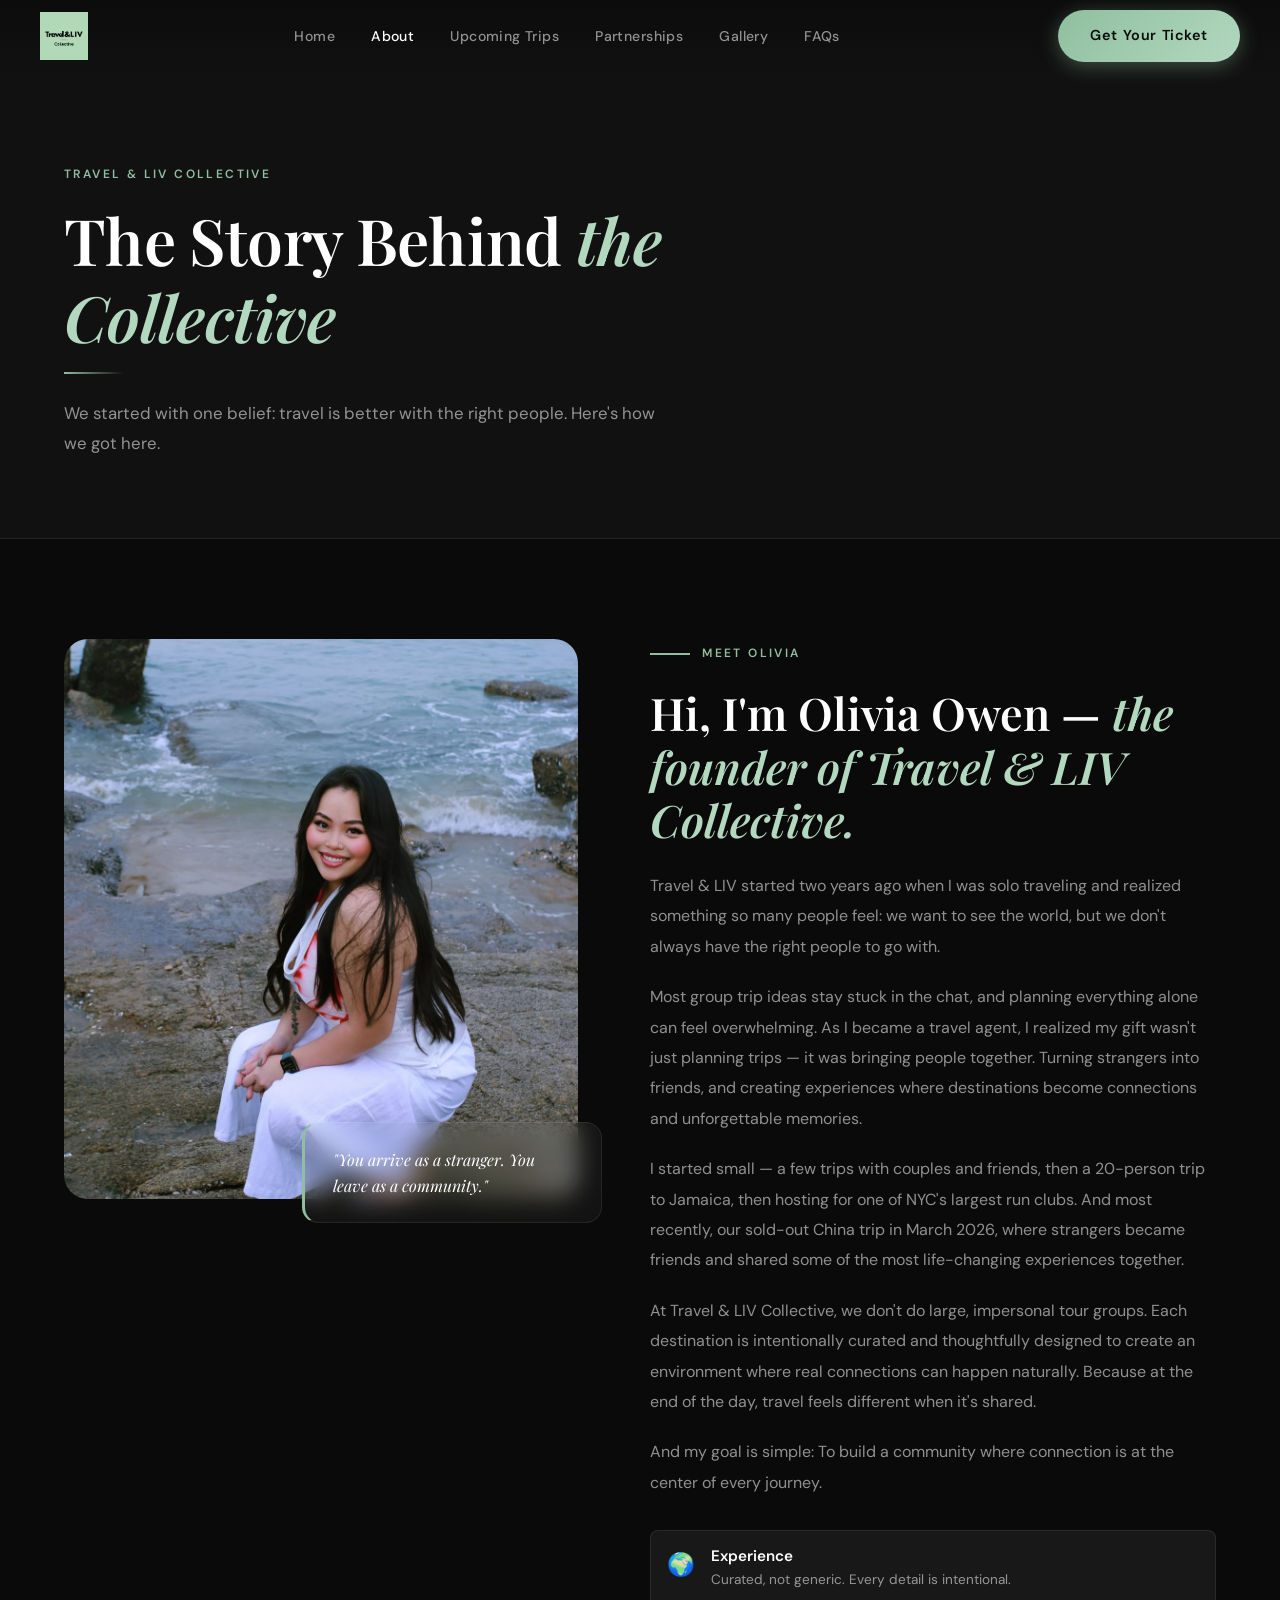
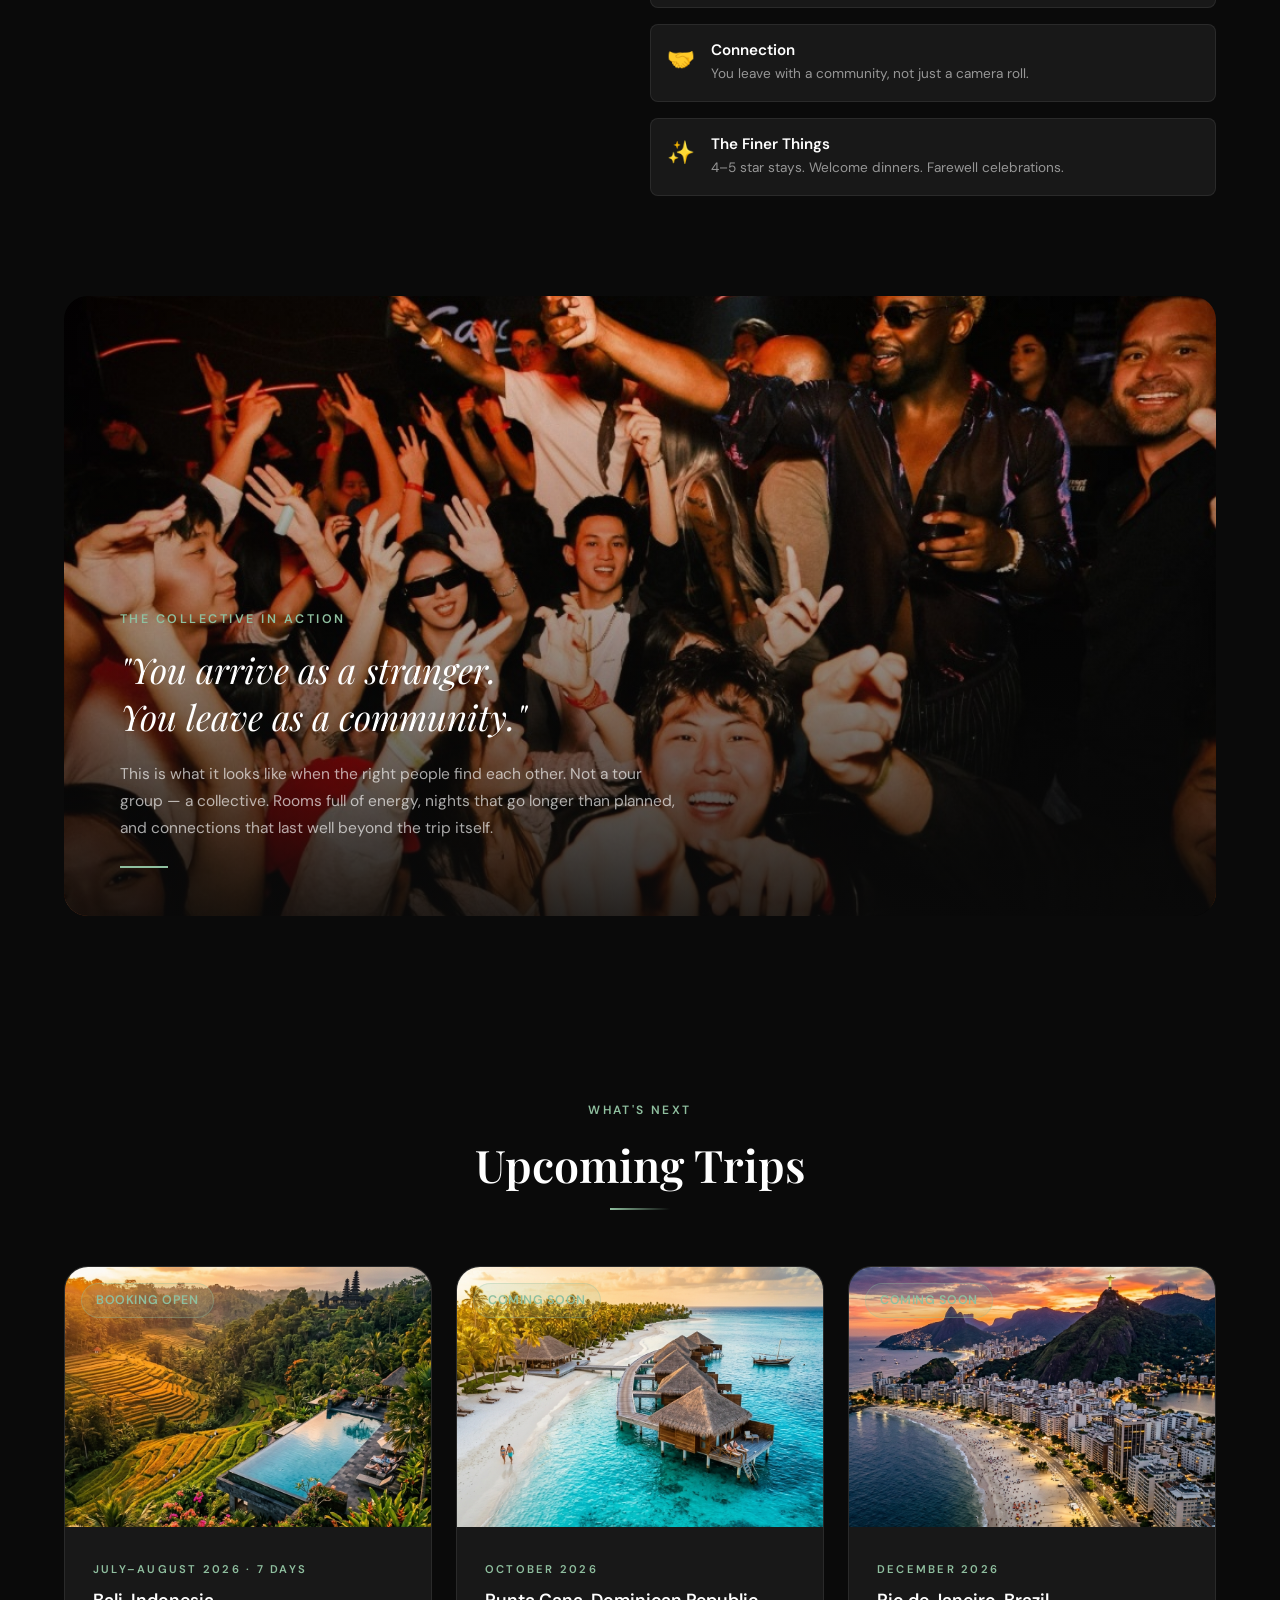
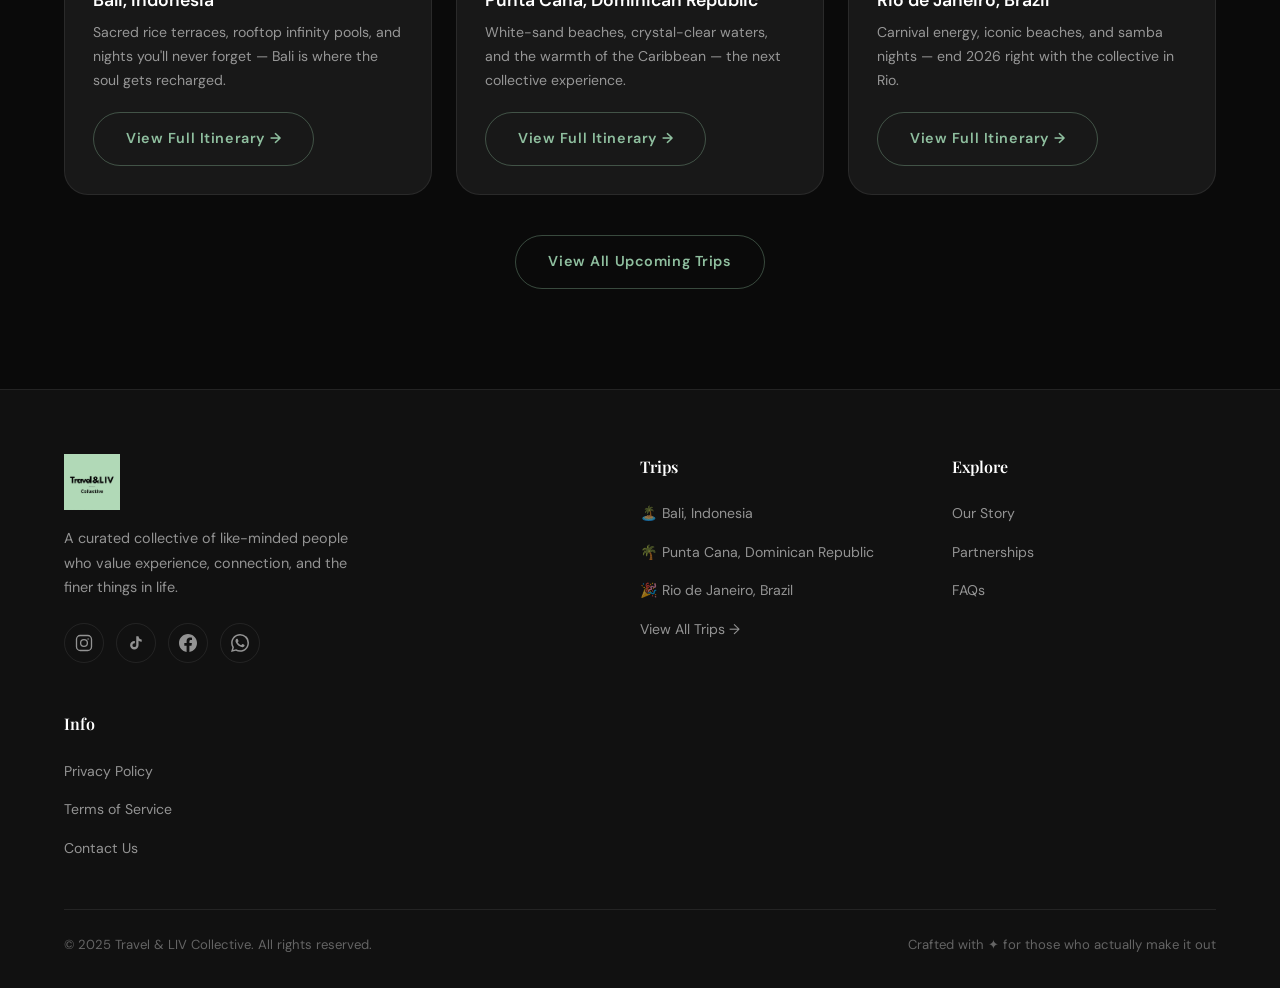
<file: about.html>
<!DOCTYPE html>
<html lang="en">

<head>
    <meta charset="UTF-8" />
    <meta name="viewport" content="width=device-width, initial-scale=1.0" />
    <title>About — Travel & LIV Collective | Our Story, Past Trips & Community</title>
    <meta name="description"
        content="Learn about the story behind Travel & LIV Collective. See our past trips, browse upcoming experiences, and find out how to partner with us." />
    <link rel="stylesheet" href="styles.css" />
    <link rel="stylesheet" href="about.css" />
    <script src="tracking.js"></script>
    <script src="site-config.js"></script>
</head>

<body>

    <!-- ======== NAVIGATION ======== -->
    <nav id="nav" class="scrolled">
        <div class="nav-inner">
            <a href="index.html" class="nav-logo"><img src="logo.jpg" alt="Travel & LIV Collective"
                    class="nav-logo-img" /></a>
            <ul class="nav-links">
                <li><a href="index.html">Home</a></li>
                <li><a href="about.html" class="active">About</a></li>
                <li><a href="upcoming.html">Upcoming Trips</a></li>
                <li><a href="partnerships.html">Partnerships</a></li>
                <li><a href="gallery.html">Gallery</a></li>
                <li><a href="faqs.html">FAQs</a></li>
            </ul>
            <a href="index.html#event" class="btn btn-gold nav-cta" id="about-nav-cta">Get Your Ticket</a>
            <button class="nav-hamburger" id="hamburger" aria-label="Open menu">
                <span></span><span></span><span></span>
            </button>
        </div>
    </nav>

    <!-- Mobile Nav -->
    <div class="mobile-nav" id="mobileNav">
        <button class="mobile-nav-close" id="mobileNavClose" aria-label="Close menu">✕</button>
        <a href="index.html">Home</a>
        <a href="about.html">About</a>
        <a href="upcoming.html">Upcoming Trips</a>
        <a href="partnerships.html">Partnerships</a>
        <a href="gallery.html">Gallery</a>
        <a href="faqs.html">FAQs</a>
        <a href="index.html#event" class="btn btn-gold" style="margin-top:16px;">Get Your Ticket</a>
    </div>

    <!-- ======== PAGE HERO ======== -->
    <section class="about-hero">
        <div class="container">
            <div class="about-hero-content animate-fade-up">
                <span class="eyebrow">Travel & LIV Collective</span>
                <h1 class="display-lg" style="margin:16px 0 16px;">The Story Behind <em>the Collective</em></h1>
                <div class="divider" style="margin:0 0 24px;"></div>
                <p class="text-muted" style="max-width:600px;font-size:1.05rem;line-height:1.8;">
                    We started with one belief: travel is better with the right people. Here's how we got here.
                </p>
            </div>
        </div>
    </section>

    <!-- ======== STORY SECTION ======== -->
    <section class="section" id="story">
        <div class="container">
            <div class="story-grid">
                <div class="story-image reveal">
                    <img src="olivia_photo.jpg" alt="Olivia Owen — Founder of Travel & LIV Collective"
                        class="story-img" />
                    <div class="story-quote glass">
                        <p id="about-founder-quote">"You arrive as a stranger. You leave as a community."</p>
                    </div>
                </div>
                <div class="story-text reveal">
                    <span class="eyebrow"><span class="gold-line"></span>Meet Olivia</span>
                    <h2 class="display-md" style="margin:20px 0 24px;">Hi, I'm Olivia Owen — <em>the founder of Travel &
                            LIV Collective.</em></h2>
                    <p class="text-muted" id="about-p1" style="font-size:1rem;line-height:1.9;margin-bottom:20px;">
                        Travel & LIV started two years ago when I was solo traveling and realized something so many
                        people feel: we want to see the world, but we don't always have the right people to go with.
                    </p>
                    <p class="text-muted" id="about-p2" style="font-size:1rem;line-height:1.9;margin-bottom:20px;">
                        Most group trip ideas stay stuck in the chat, and planning everything alone can feel
                        overwhelming. As I became a travel agent, I realized my gift wasn't just planning trips — it was
                        bringing people together. Turning strangers into friends, and creating experiences where
                        destinations become connections and unforgettable memories.
                    </p>
                    <p class="text-muted" id="about-p3" style="font-size:1rem;line-height:1.9;margin-bottom:20px;">
                        I started small — a few trips with couples and friends, then a 20-person trip to Jamaica, then
                        hosting for one of NYC's largest run clubs. And most recently, our sold-out China trip in March
                        2026, where strangers became friends and shared some of the most life-changing experiences
                        together.
                    </p>
                    <p class="text-muted" id="about-p4" style="font-size:1rem;line-height:1.9;margin-bottom:20px;">
                        At Travel & LIV Collective, we don't do large, impersonal tour groups. Each destination is
                        intentionally curated and thoughtfully designed to create an environment where real connections
                        can happen naturally. Because at the end of the day, travel feels different when it's shared.
                    </p>
                    <p class="text-muted" id="about-p5" style="font-size:1rem;line-height:1.9;margin-bottom:32px;">
                        And my goal is simple: To build a community where connection is at the center of every journey.
                    </p>
                    <div class="story-values">
                        <div class="story-value">
                            <div class="sv-icon">🌍</div>
                            <div>
                                <h4>Experience</h4>
                                <p class="text-muted">Curated, not generic. Every detail is intentional.</p>
                            </div>
                        </div>
                        <div class="story-value">
                            <div class="sv-icon">🤝</div>
                            <div>
                                <h4>Connection</h4>
                                <p class="text-muted">You leave with a community, not just a camera roll.</p>
                            </div>
                        </div>
                        <div class="story-value">
                            <div class="sv-icon">✨</div>
                            <div>
                                <h4>The Finer Things</h4>
                                <p class="text-muted">4–5 star stays. Welcome dinners. Farewell celebrations.</p>
                            </div>
                        </div>
                    </div>
                </div>
            </div>
        </div>
    </section>

    <!-- ======== COMMUNITY PHOTO ======== -->
    <section class="section" style="padding:0 0 80px;">
        <div class="container">
            <div class="community-photo-wrap reveal"
                style="position:relative;border-radius:var(--radius-lg);overflow:hidden;">
                <img src="story_collective.jpg" alt="The Travel & LIV Collective community together"
                    style="width:100%;height:620px;object-fit:cover;object-position:center center;display:block;" />
                <div
                    style="position:absolute;inset:0;background:linear-gradient(to top,rgba(10,10,10,0.88) 0%,rgba(10,10,10,0.35) 50%,rgba(10,10,10,0.05) 100%);">
                </div>
                <div style="position:absolute;bottom:48px;left:56px;right:56px;max-width:720px;">
                    <p
                        style="font-size:0.78rem;font-weight:600;letter-spacing:0.2em;text-transform:uppercase;color:var(--gold);margin-bottom:16px;">
                        The Collective In Action</p>
                    <p
                        style="font-family:var(--font-serif);font-style:italic;font-size:clamp(1.4rem,2.8vw,2.2rem);color:var(--white);line-height:1.35;margin-bottom:20px;">
                        "You arrive as a stranger.<br />You leave as a community."
                    </p>
                    <p style="font-size:0.97rem;line-height:1.75;color:rgba(255,255,255,0.65);max-width:560px;">
                        This is what it looks like when the right people find each other. Not a tour group — a
                        collective. Rooms full of energy, nights that go longer than planned, and connections that last
                        well beyond the trip itself.
                    </p>
                    <div style="width:48px;height:2px;background:var(--gold);margin-top:24px;"></div>
                </div>
            </div>
        </div>
    </section>

    <!-- ======== UPCOMING TRIPS PREVIEW ======== -->
    <section class="section" id="upcoming-preview">
        <div class="container">
            <div class="section-header text-center reveal">
                <span class="eyebrow">What's Next</span>
                <h2 class="display-md" style="margin-top:16px;">Upcoming Trips</h2>
                <div class="divider"></div>
            </div>
            <div class="upcoming-cards">
                <div class="upcoming-card reveal animate-delay-1">
                    <div class="upcoming-card-img">
                        <img src="bali_hero.png" alt="Bali 2026" />
                        <div class="upcoming-badge">
                            <span class="tag tag-gold">Booking Open</span>
                        </div>
                    </div>
                    <div class="upcoming-card-content">
                        <span class="eyebrow" style="font-size:0.7rem;">July–August 2026 · 7 Days</span>
                        <h3>Bali, Indonesia</h3>
                        <p class="text-muted">Sacred rice terraces, rooftop infinity pools, and nights you'll never
                            forget — Bali is where the soul gets recharged.</p>
                        <a href="/bali.html" class="btn btn-outline" id="about-bali-btn" style="margin-top:20px;">View
                            Full Itinerary →</a>
                    </div>
                </div>
                <div class="upcoming-card reveal animate-delay-2">
                    <div class="upcoming-card-img">
                        <img src="punta_cana_hero.png" alt="Punta Cana 2026" />
                        <div class="upcoming-badge">
                            <span class="tag tag-teal">Coming Soon</span>
                        </div>
                    </div>
                    <div class="upcoming-card-content">
                        <span class="eyebrow" style="font-size:0.7rem;">October 2026</span>
                        <h3>Punta Cana, Dominican Republic</h3>
                        <p class="text-muted">White-sand beaches, crystal-clear waters, and the warmth of the Caribbean
                            — the next collective experience.</p>
                        <a href="/puntacana.html" class="btn btn-outline" id="about-punta-btn"
                            style="margin-top:20px;">View Full Itinerary →</a>
                    </div>
                </div>
                <div class="upcoming-card reveal animate-delay-3">
                    <div class="upcoming-card-img">
                        <img src="rio_hero.png" alt="Rio de Janeiro 2026" />
                        <div class="upcoming-badge">
                            <span class="tag tag-teal">Coming Soon</span>
                        </div>
                    </div>
                    <div class="upcoming-card-content">
                        <span class="eyebrow" style="font-size:0.7rem;">December 2026</span>
                        <h3>Rio de Janeiro, Brazil</h3>
                        <p class="text-muted">Carnival energy, iconic beaches, and samba nights — end 2026 right with
                            the collective in Rio.</p>
                        <a href="/rio.html" class="btn btn-outline" id="about-rio-btn" style="margin-top:20px;">View
                            Full Itinerary →</a>
                    </div>
                </div>
            </div>
            <div class="text-center" style="margin-top:40px;">
                <a href="upcoming.html" class="btn btn-outline" id="view-all-trips-btn">View All Upcoming Trips</a>
            </div>
        </div>
    </section>

    <!-- ======== FOOTER ======== -->
    <footer>
        <div class="container">
            <div class="footer-grid">
                <div>
                    <div class="footer-logo"><img src="logo.jpg" alt="Travel & LIV Collective"
                            class="footer-logo-img" /></div>
                    <p class="footer-desc">A curated collective of like-minded people who value experience, connection,
                        and the finer things in life.</p>
                    <div class="footer-socials">
                        <a href="https://www.instagram.com/travelnlivcollective" target="_blank" rel="noopener"
                            class="social-icon" id="footer-ig-about" aria-label="Instagram"><svg viewBox="0 0 24 24" fill="none" stroke="currentColor" stroke-width="1.75" stroke-linecap="round" stroke-linejoin="round" width="18" height="18" aria-hidden="true"><rect x="2" y="2" width="20" height="20" rx="5" ry="5"/><circle cx="12" cy="12" r="4.5"/><circle cx="17.5" cy="6.5" r="1" fill="currentColor" stroke="none"/></svg></a>
                        <a href="https://www.tiktok.com/@travelnlivcollective" target="_blank" rel="noopener"
                            class="social-icon" id="footer-tt-about" aria-label="TikTok"><svg viewBox="0 0 24 24" fill="currentColor" width="16" height="16" aria-hidden="true"><path d="M19.59 6.69a4.83 4.83 0 0 1-3.77-4.25V2h-3.45v13.67a2.89 2.89 0 0 1-2.88 2.5 2.89 2.89 0 0 1-2.89-2.89 2.89 2.89 0 0 1 2.89-2.89c.28 0 .54.04.79.1V9.01a6.33 6.33 0 0 0-.79-.05 6.34 6.34 0 0 0-6.34 6.34 6.34 6.34 0 0 0 6.34 6.34 6.34 6.34 0 0 0 6.33-6.34V8.69a8.18 8.18 0 0 0 4.78 1.52V6.77a4.85 4.85 0 0 1-1.01-.08z"/></svg></a>
                        <a href="https://www.facebook.com/Travelnlivcollective" target="_blank" rel="noopener"
                            class="social-icon" id="footer-fb-about" aria-label="Facebook"><svg viewBox="0 0 24 24" fill="currentColor" width="18" height="18" aria-hidden="true"><path d="M24 12.073C24 5.405 18.627 0 12 0S0 5.405 0 12.073C0 18.1 4.388 23.094 10.125 24v-8.437H7.078v-3.49h3.047V9.41c0-3.025 1.792-4.697 4.533-4.697 1.312 0 2.686.236 2.686.236v2.97h-1.513c-1.491 0-1.956.93-1.956 1.886v2.267h3.328l-.532 3.49h-2.796V24C19.612 23.094 24 18.1 24 12.073z"/></svg></a>
                        <a href="https://whatsapp.com/channel/0029VbBQk77CsU9WUplHdr1k" target="_blank" rel="noopener"
                            class="social-icon" id="footer-wa-about" aria-label="WhatsApp"><svg viewBox="0 0 24 24" fill="currentColor" width="18" height="18" aria-hidden="true"><path d="M17.472 14.382c-.297-.149-1.758-.867-2.03-.967-.273-.099-.471-.148-.67.15-.197.297-.767.966-.94 1.164-.173.199-.347.223-.644.075-.297-.15-1.255-.463-2.39-1.475-.883-.788-1.48-1.761-1.653-2.059-.173-.297-.018-.458.13-.606.134-.133.298-.347.446-.52.149-.174.198-.298.298-.497.099-.198.05-.371-.025-.52-.075-.149-.669-1.612-.916-2.207-.242-.579-.487-.5-.669-.51-.173-.008-.371-.01-.57-.01-.198 0-.52.074-.792.372-.272.297-1.04 1.016-1.04 2.479 0 1.462 1.065 2.875 1.213 3.074.149.198 2.096 3.2 5.077 4.487.709.306 1.262.489 1.694.625.712.227 1.36.195 1.871.118.571-.085 1.758-.719 2.006-1.413.248-.694.248-1.289.173-1.413-.074-.124-.272-.198-.57-.347m-5.421 7.403h-.004a9.87 9.87 0 0 1-5.031-1.378l-.361-.214-3.741.982.998-3.648-.235-.374a9.86 9.86 0 0 1-1.51-5.26c.001-5.45 4.436-9.884 9.888-9.884 2.64 0 5.122 1.03 6.988 2.898a9.825 9.825 0 0 1 2.893 6.994c-.003 5.45-4.437 9.884-9.885 9.884m8.413-18.297A11.815 11.815 0 0 0 12.05 0C5.495 0 .16 5.335.157 11.892c0 2.096.547 4.142 1.588 5.945L.057 24l6.305-1.654a11.882 11.882 0 0 0 5.683 1.448h.005c6.554 0 11.890-5.335 11.893-11.893A11.821 11.821 0 0 0 20.885 3.488"/></svg></a>
                    </div>
                </div>
                <div>
                    <div class="footer-heading">Trips</div>
                    <ul class="footer-links footer-trips-list">
                        <li><a href="upcoming.html">Upcoming Trips</a></li>
                    </ul>
                </div>
                <div>
                    <div class="footer-heading">Explore</div>
                    <ul class="footer-links">
                        <li><a href="about.html">Our Story</a></li>
                        
                        <li><a href="partnerships.html">Partnerships</a></li>
                        <li><a href="faqs.html">FAQs</a></li>
                    </ul>
                </div>
                <div>
                    <div class="footer-heading">Info</div>
                    <ul class="footer-links">
                        <li><a href="#">Privacy Policy</a></li>
                        <li><a href="#">Terms of Service</a></li>
                        <li><a href="mailto:hello@travelnliv.com">Contact Us</a></li>
                    </ul>
                </div>
            </div>
            <div class="footer-bottom">
                <p>© 2025 Travel & LIV Collective. All rights reserved.</p>
                <p>Crafted with ✦ for those who actually make it out</p>
            </div>
        </div>
    </footer>

    <script src="main.js"></script>
    <script src="site-defaults.js"></script>
    <script src="dest-sync.js"></script>
    <script>
        // ── About Page Dynamic Renderer ──────────────────────────────
        (function renderAboutPage() {
            // Wait for DOM
            if (!window.getSiteConfig) return; // site-config.js not loaded yet (shouldn't happen)
            var cfg = getSiteConfig();

            // ── Bio ──
            var bio = cfg.aboutBio;
            if (bio) {
                var setTxt = function (id, val) {
                    var el = document.getElementById(id);
                    if (el && val) el.textContent = val;
                };
                setTxt('about-founder-quote', '"' + bio.founderQuote + '"');
                setTxt('about-p1', bio.para1);
                setTxt('about-p2', bio.para2);
                setTxt('about-p3', bio.para3);
                setTxt('about-p4', bio.para4);
                setTxt('about-p5', bio.para5);
            }

            // ── Past Trips Grid ──
            var pastTrips = Array.isArray(cfg.pastTrips) ? cfg.pastTrips : null;
            var grid = document.getElementById('past-trips-grid');
            if (grid && pastTrips && pastTrips.length) {
                // Hide the static fallback
                var fb = document.getElementById('past-trip-fallback');
                if (fb) fb.style.display = 'none';

                // Render each past trip card dynamically
                var cards = pastTrips.map(function (t, i) {
                    var mediaHtml = '';
                    if (t.videoSrc) {
                        mediaHtml = '<video src="' + escHtml(t.videoSrc) + '" autoplay muted loop playsinline class="past-trip-img" style="width:100%;height:100%;object-fit:cover;display:block;"></video>';
                    } else if (t.heroImage) {
                        mediaHtml = '<img src="' + escHtml(t.heroImage) + '" alt="' + escHtml(t.title) + '" class="past-trip-img" style="width:100%;height:100%;object-fit:cover;display:block;" />';
                    } else {
                        mediaHtml = '<div style="width:100%;height:100%;background:linear-gradient(135deg,#1a1a1a,#2a2a2a);display:flex;align-items:center;justify-content:center;font-size:3rem;">✈️</div>';
                    }
                    var metaTags = '';
                    if (t.monthYear) metaTags += '<span class="past-trip-tag">' + escHtml(t.monthYear) + '</span>';
                    if (t.duration) metaTags += '<span class="past-trip-tag">' + escHtml(t.duration) + '</span>';
                    if (t.travelerCount) metaTags += '<span class="past-trip-tag">' + escHtml(t.travelerCount) + '</span>';
                    var delay = i === 0 ? 'animate-delay-1' : i === 1 ? 'animate-delay-2' : 'animate-delay-3';
                    return '<div class="past-trip-card reveal ' + delay + '">' +
                        '<div class="past-trip-media" style="position:relative;overflow:hidden;">' +
                        mediaHtml +
                        '<div class="past-trip-overlay"><span class="tag tag-gold">' + escHtml(t.label || t.title) + '</span></div>' +
                        '</div>' +
                        '<div class="past-trip-content">' +
                        '<h3>' + escHtml(t.title) + '</h3>' +
                        '<p class="text-muted">' + escHtml(t.description) + '</p>' +
                        '<div class="past-trip-meta">' + metaTags + '</div>' +
                        '</div></div>';
                }).join('');
                // Prepend dynamic cards before fallback
                grid.insertAdjacentHTML('afterbegin', cards);
            }

            function escHtml(s) {
                return (s || '').replace(/&/g, '&amp;').replace(/</g, '&lt;').replace(/>/g, '&gt;').replace(/"/g, '&quot;');
            }
        })();
    </script>
</body>

</html>
</file>
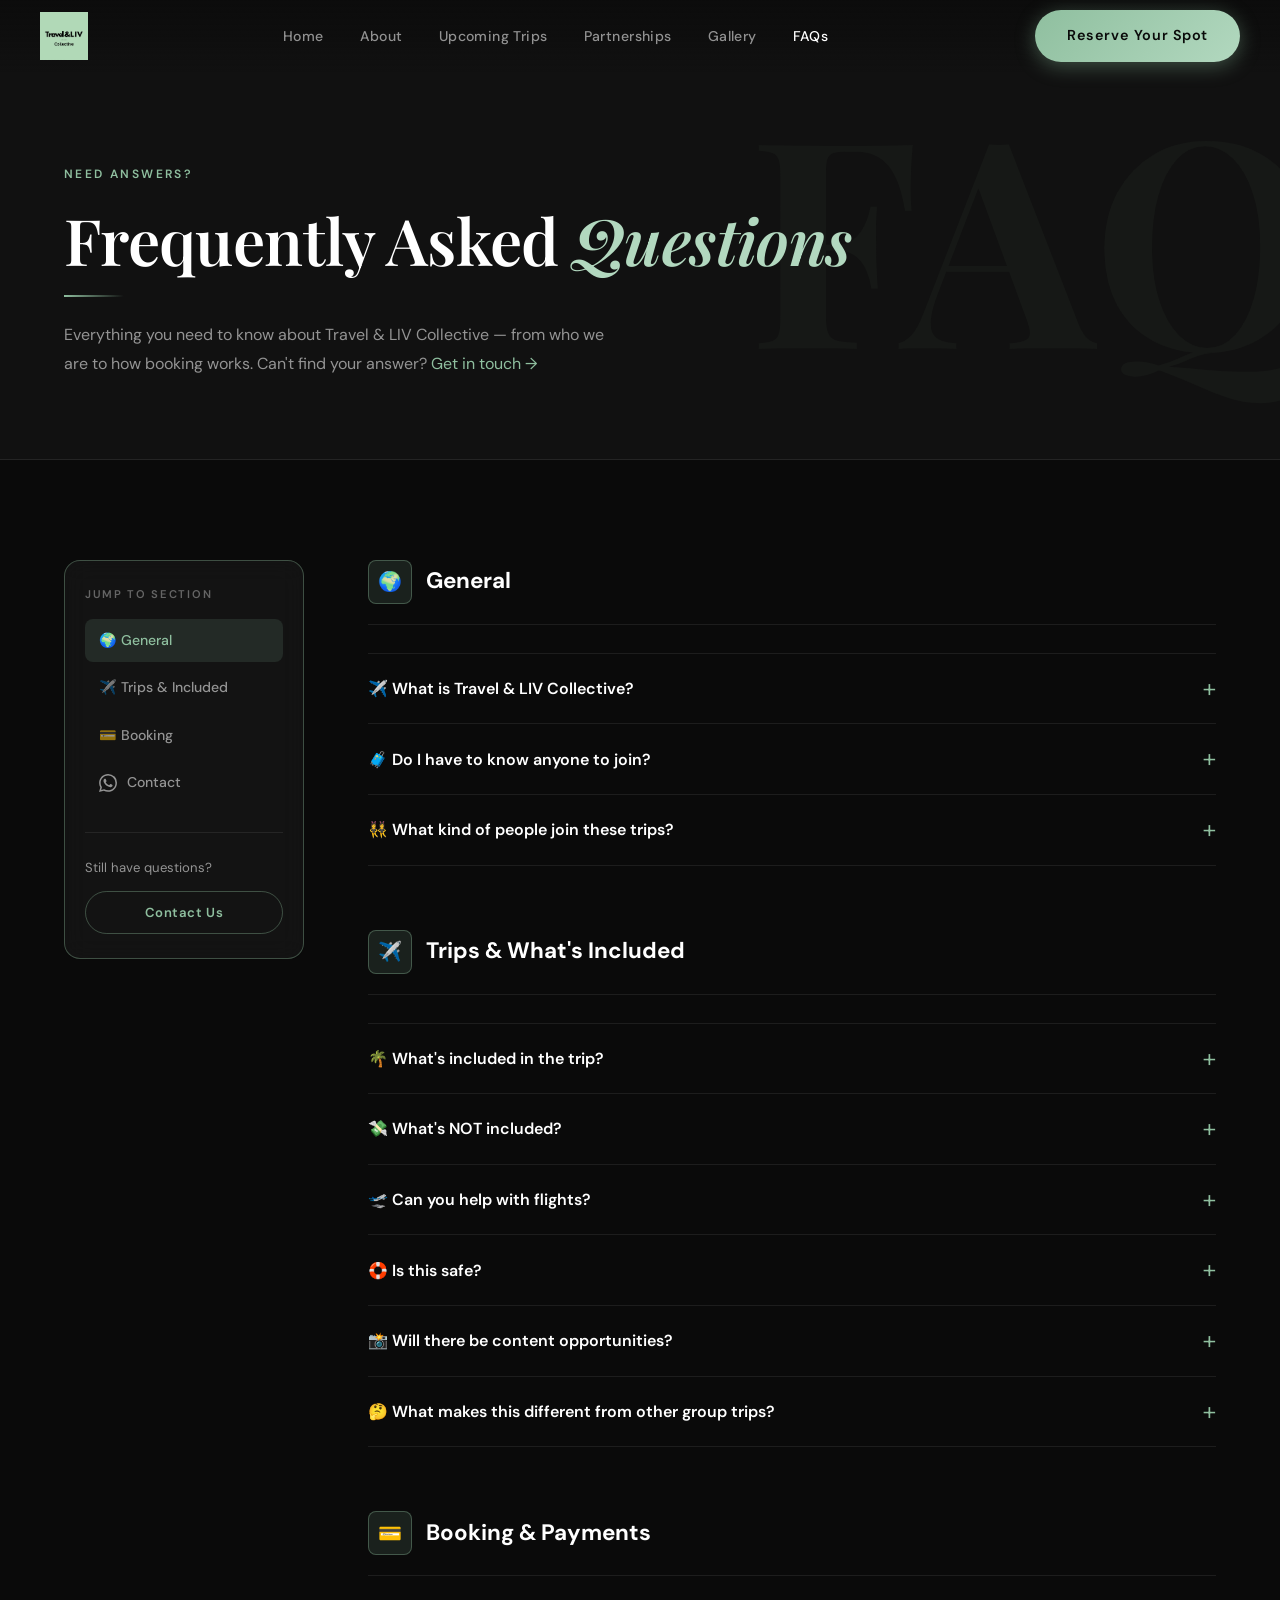
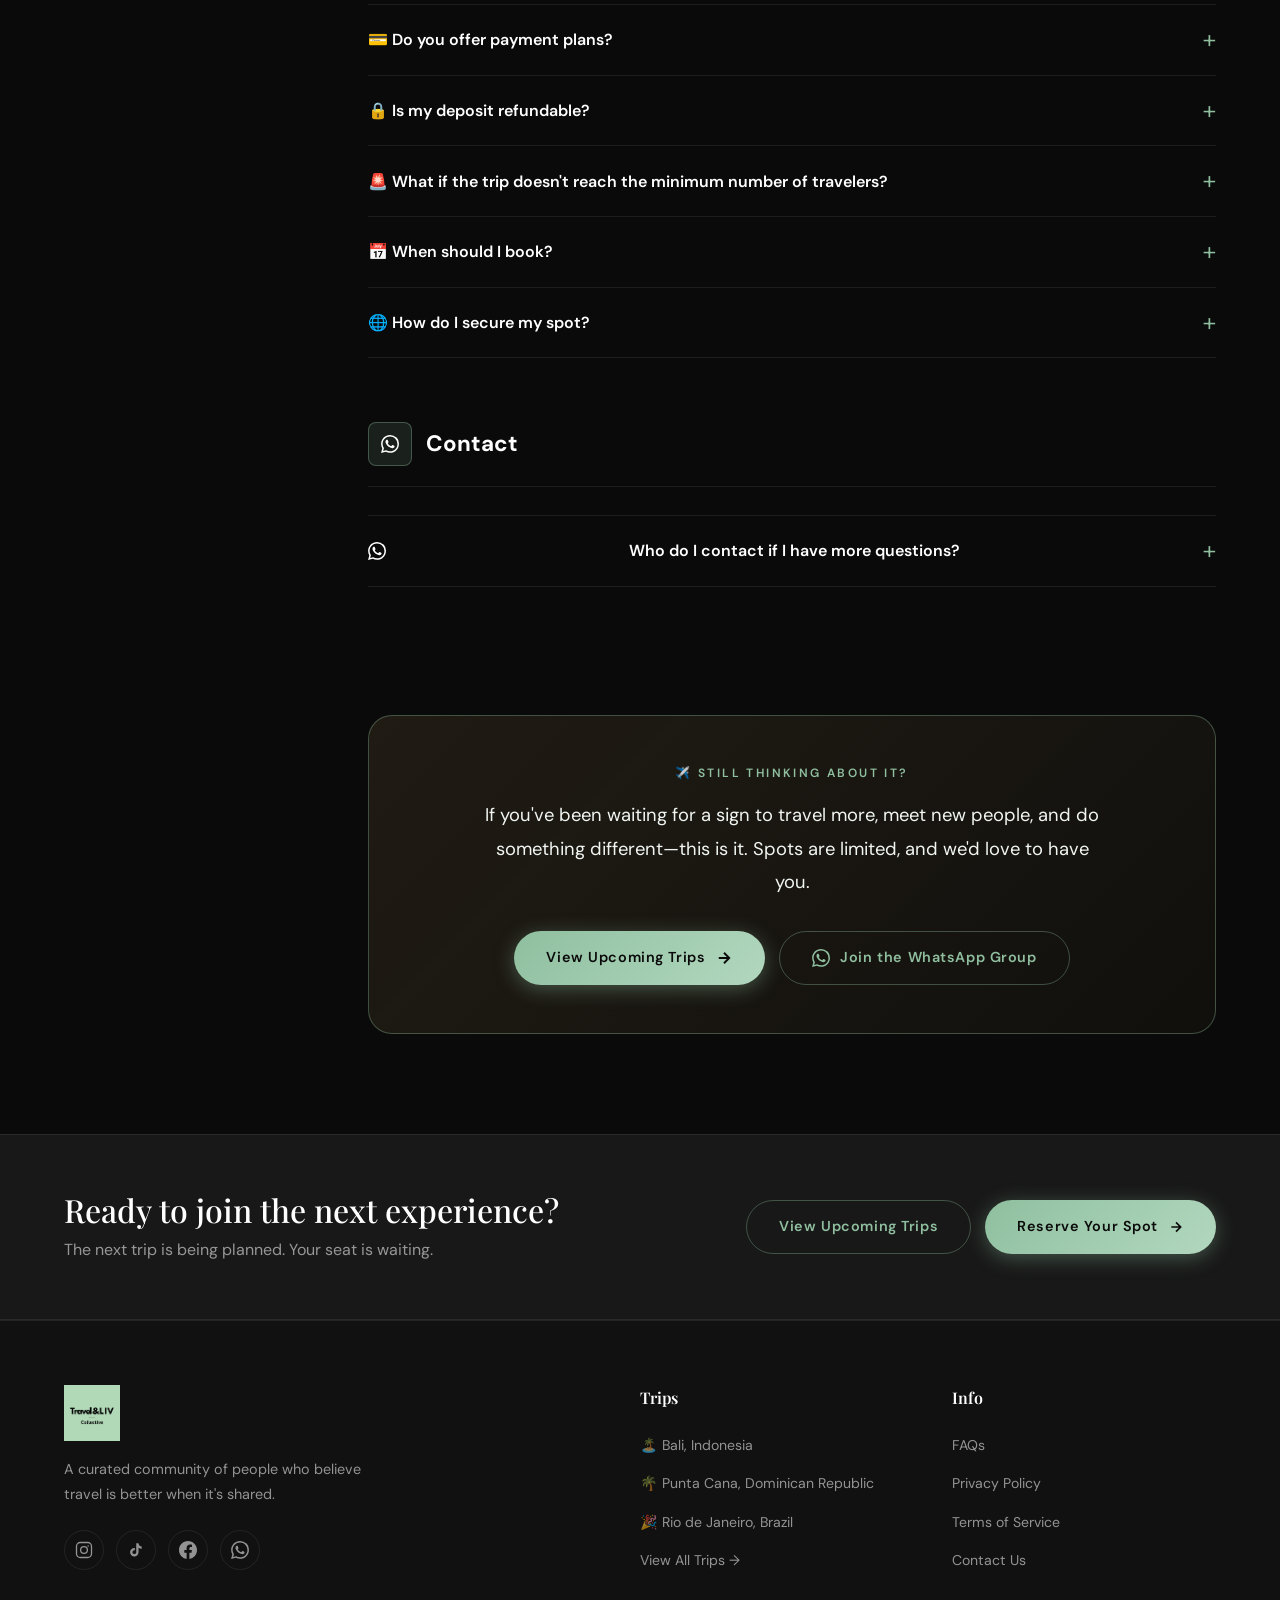
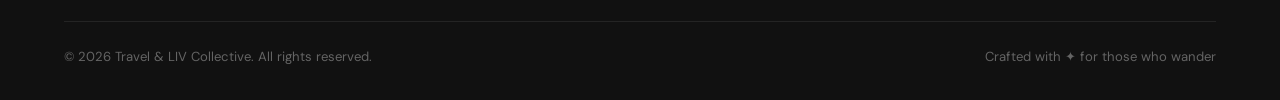
<file: faqs.html>
<!DOCTYPE html>
<html lang="en">

<head>
    <meta charset="UTF-8" />
    <meta name="viewport" content="width=device-width, initial-scale=1.0" />
    <title>FAQs — Travel & LIV Collective | Frequently Asked Questions</title>
    <meta name="description"
        content="Everything you need to know about Travel & LIV Collective trips — from who we are to how booking works. Can't find your answer? Get in touch." />
    <link rel="stylesheet" href="styles.css" />
    <link rel="stylesheet" href="faqs.css" />
    <script src="tracking.js"></script>
</head>

<body data-page="faqs">

    <!-- ======== NAVIGATION ======== -->
    <nav id="nav" class="scrolled">
        <div class="nav-inner">
            <a href="index.html" class="nav-logo"><img src="logo.jpg" alt="Travel & LIV Collective"
                    class="nav-logo-img" /></a>
            <ul class="nav-links">
                <li><a href="index.html">Home</a></li>
                <li><a href="about.html">About</a></li>
                <li><a href="upcoming.html">Upcoming Trips</a></li>
                <li><a href="partnerships.html">Partnerships</a></li>
                <li><a href="gallery.html">Gallery</a></li>
                <li><a href="faqs.html" class="active">FAQs</a></li>
            </ul>
            <a href="upcoming.html" class="btn btn-gold nav-cta">Reserve Your Spot</a>
            <button class="nav-hamburger" id="hamburger" aria-label="Open menu">
                <span></span><span></span><span></span>
            </button>
        </div>
    </nav>

    <!-- Mobile Nav -->
    <div class="mobile-nav" id="mobileNav">
        <button class="mobile-nav-close" id="mobileNavClose">✕</button>
        <a href="index.html">Home</a>
        <a href="about.html">About</a>
        <a href="upcoming.html">Upcoming Trips</a>
        <a href="partnerships.html">Partnerships</a>
        <a href="gallery.html">Gallery</a>
        <a href="faqs.html">FAQs</a>
        <a href="upcoming.html" class="btn btn-gold" style="margin-top:16px;">Reserve Your Spot</a>
    </div>

    <!-- ======== FAQs HERO ======== -->
    <section class="faqs-hero">
        <div class="container">
            <div class="faqs-hero-content animate-fade-up">
                <span class="eyebrow">Need Answers?</span>
                <h1 class="display-lg" style="margin:16px 0 16px;">Frequently Asked <em>Questions</em></h1>
                <div class="divider" style="margin:0 0 24px;"></div>
                <p class="text-muted" style="max-width:560px;font-size:1rem;line-height:1.8;">
                    Everything you need to know about Travel & LIV Collective — from who we are to how booking works.
                    Can't find your answer? <a href="mailto:Info@travelnliv.com" style="color:var(--gold);">Get in
                        touch →</a>
                </p>
            </div>
        </div>
    </section>

    <!-- ======== FAQS BODY ======== -->
    <section class="faqs-body section">
        <div class="container">
            <div class="faqs-layout">
                <!-- Sidebar -->
                <aside class="faqs-sidebar">
                    <div class="sidebar-nav glass">
                        <p class="sidebar-nav-title">Jump to section</p>
                        <ul>
                            <li><a href="#general" class="sidebar-link active" data-target="general">🌍 General</a></li>
                            <li><a href="#trips" class="sidebar-link" data-target="trips">✈️ Trips & Included</a></li>
                            <li><a href="#booking" class="sidebar-link" data-target="booking">💳 Booking</a></li>
                            <li><a href="#connect" class="sidebar-link" data-target="connect"><svg viewBox="0 0 24 24" fill="currentColor" width="18" height="18" aria-hidden="true"><path d="M17.472 14.382c-.297-.149-1.758-.867-2.03-.967-.273-.099-.471-.148-.67.15-.197.297-.767.966-.94 1.164-.173.199-.347.223-.644.075-.297-.15-1.255-.463-2.39-1.475-.883-.788-1.48-1.761-1.653-2.059-.173-.297-.018-.458.13-.606.134-.133.298-.347.446-.52.149-.174.198-.298.298-.497.099-.198.05-.371-.025-.52-.075-.149-.669-1.612-.916-2.207-.242-.579-.487-.5-.669-.51-.173-.008-.371-.01-.57-.01-.198 0-.52.074-.792.372-.272.297-1.04 1.016-1.04 2.479 0 1.462 1.065 2.875 1.213 3.074.149.198 2.096 3.2 5.077 4.487.709.306 1.262.489 1.694.625.712.227 1.36.195 1.871.118.571-.085 1.758-.719 2.006-1.413.248-.694.248-1.289.173-1.413-.074-.124-.272-.198-.57-.347m-5.421 7.403h-.004a9.87 9.87 0 0 1-5.031-1.378l-.361-.214-3.741.982.998-3.648-.235-.374a9.86 9.86 0 0 1-1.51-5.26c.001-5.45 4.436-9.884 9.888-9.884 2.64 0 5.122 1.03 6.988 2.898a9.825 9.825 0 0 1 2.893 6.994c-.003 5.45-4.437 9.884-9.885 9.884m8.413-18.297A11.815 11.815 0 0 0 12.05 0C5.495 0 .16 5.335.157 11.892c0 2.096.547 4.142 1.588 5.945L.057 24l6.305-1.654a11.882 11.882 0 0 0 5.683 1.448h.005c6.554 0 11.890-5.335 11.893-11.893A11.821 11.821 0 0 0 20.885 3.488"/></svg> Contact</a></li>
                        </ul>
                        <div style="margin-top:28px;padding-top:24px;border-top:1px solid var(--border);">
                            <p class="text-muted" style="font-size:0.82rem;margin-bottom:12px;">Still have questions?
                            </p>
                            <a href="mailto:Info@travelnliv.com" class="btn btn-outline" id="contact-btn"
                                style="width:100%;justify-content:center;font-size:0.82rem;padding:10px 16px;">Contact
                                Us</a>
                        </div>
                    </div>
                </aside>

                <!-- FAQ Sections -->
                <div class="faqs-main">

                    <!-- GENERAL -->
                    <div class="faq-group reveal" id="general">
                        <h2 class="faq-group-title">
                            <span class="faq-group-icon">🌍</span>
                            General
                        </h2>
                        <div class="faq-list">
                            <div class="faq-item">
                                <button class="faq-q" id="gen-1">
                                    ✈️ What is Travel & LIV Collective?
                                    <span class="faq-icon">+</span>
                                </button>
                                <div class="faq-a">
                                    <p>Travel & LIV Collective is a community-driven travel experience designed for
                                        people who want more than just a trip. We bring together like-minded individuals
                                        to explore the world, build real connections, and turn destinations into
                                        unforgettable shared experiences.</p>
                                </div>
                            </div>
                            <div class="faq-item">
                                <button class="faq-q" id="gen-2">
                                    🧳 Do I have to know anyone to join?
                                    <span class="faq-icon">+</span>
                                </button>
                                <div class="faq-a">
                                    <p>Not at all! Most of our travelers come solo—and that's the whole point. We create
                                        intentional spaces and experiences so you can easily connect with others and
                                        leave with friendships you didn't even expect.</p>
                                </div>
                            </div>
                            <div class="faq-item">
                                <button class="faq-q" id="gen-3">
                                    👯‍♀️ What kind of people join these trips?
                                    <span class="faq-icon">+</span>
                                </button>
                                <div class="faq-a">
                                    <p>Our travelers are typically:</p>
                                    <ul
                                        style="padding-left:20px;margin-top:8px;color:var(--text-muted);font-size:0.93rem;line-height:2;">
                                        <li>Gen Z &amp; Millennials</li>
                                        <li>Open-minded, social, and curious</li>
                                        <li>Looking to travel more and meet new people</li>
                                    </ul>
                                    <p style="margin-top:10px;">If you love experiences, good energy, and meaningful
                                        connections—you'll fit right in.</p>
                                </div>
                            </div>
                        </div>
                    </div>

                    <!-- TRIPS & INCLUDED -->
                    <div class="faq-group reveal" id="trips">
                        <h2 class="faq-group-title">
                            <span class="faq-group-icon">✈️</span>
                            Trips &amp; What's Included
                        </h2>
                        <div class="faq-list">
                            <div class="faq-item">
                                <button class="faq-q" id="trip-1">
                                    🌴 What's included in the trip?
                                    <span class="faq-icon">+</span>
                                </button>
                                <div class="faq-a">
                                    <p>Each trip is slightly different, but generally includes:</p>
                                    <ul
                                        style="padding-left:20px;margin-top:8px;color:var(--text-muted);font-size:0.93rem;line-height:2;">
                                        <li>Accommodations</li>
                                        <li>Curated group experiences &amp; excursions</li>
                                        <li>Welcome events &amp; activities</li>
                                        <li>On-ground support throughout the trip</li>
                                        <li>Travel &amp; LIV Collective goodie bags</li>
                                    </ul>
                                    <p style="margin-top:10px;">Full details are always provided on each trip page.</p>
                                </div>
                            </div>
                            <div class="faq-item">
                                <button class="faq-q" id="trip-2">
                                    💸 What's NOT included?
                                    <span class="faq-icon">+</span>
                                </button>
                                <div class="faq-a">
                                    <p>Typically:</p>
                                    <ul
                                        style="padding-left:20px;margin-top:8px;color:var(--text-muted);font-size:0.93rem;line-height:2;">
                                        <li>Flights</li>
                                        <li>Some meals</li>
                                        <li>Personal expenses</li>
                                    </ul>
                                    <p style="margin-top:10px;">We'll always clearly outline what's included so there
                                        are no surprises.</p>
                                </div>
                            </div>
                            <div class="faq-item">
                                <button class="faq-q" id="trip-3">
                                    🛫 Can you help with flights?
                                    <span class="faq-icon">+</span>
                                </button>
                                <div class="faq-a">
                                    <p>While flights are not included, we're happy to guide you on:</p>
                                    <ul
                                        style="padding-left:20px;margin-top:8px;color:var(--text-muted);font-size:0.93rem;line-height:2;">
                                        <li>Best times to book</li>
                                        <li>Recommended routes</li>
                                        <li>General travel tips</li>
                                    </ul>
                                </div>
                            </div>
                            <div class="faq-item">
                                <button class="faq-q" id="trip-4">
                                    🛟 Is this safe?
                                    <span class="faq-icon">+</span>
                                </button>
                                <div class="faq-a">
                                    <p>Yes—your safety is a top priority. All trips are carefully planned with trusted
                                        partners, and you'll have support throughout the entire experience.</p>
                                </div>
                            </div>
                            <div class="faq-item">
                                <button class="faq-q" id="trip-5">
                                    📸 Will there be content opportunities?
                                    <span class="faq-icon">+</span>
                                </button>
                                <div class="faq-a">
                                    <p>Absolutely. Whether you're a content creator or just want amazing memories, our
                                        trips are designed with experiences you'll want to capture and share.</p>
                                </div>
                            </div>
                            <div class="faq-item">
                                <button class="faq-q" id="trip-6">
                                    🤔 What makes this different from other group trips?
                                    <span class="faq-icon">+</span>
                                </button>
                                <div class="faq-a">
                                    <p>We don't just plan trips—we create intentional experiences. Our focus is on:</p>
                                    <ul
                                        style="padding-left:20px;margin-top:8px;color:var(--text-muted);font-size:0.93rem;line-height:2;">
                                        <li>Real connection (not surface-level)</li>
                                        <li>Curated moments that bring people together</li>
                                        <li>Turning strangers into lifelong travel friends</li>
                                    </ul>
                                </div>
                            </div>
                        </div>
                    </div>

                    <!-- BOOKING -->
                    <div class="faq-group reveal" id="booking">
                        <h2 class="faq-group-title">
                            <span class="faq-group-icon">💳</span>
                            Booking &amp; Payments
                        </h2>
                        <div class="faq-list">
                            <div class="faq-item">
                                <button class="faq-q" id="book-1">
                                    💳 Do you offer payment plans?
                                    <span class="faq-icon">+</span>
                                </button>
                                <div class="faq-a">
                                    <p>Yes! We offer flexible payment plans to make it easier for you to secure your
                                        spot without paying everything upfront.</p>
                                </div>
                            </div>
                            <div class="faq-item">
                                <button class="faq-q" id="book-2">
                                    🔒 Is my deposit refundable?
                                    <span class="faq-icon">+</span>
                                </button>
                                <div class="faq-a">
                                    <p>Deposits are non-refundable, as they secure your spot and go toward trip planning
                                        and vendor commitments. However, in some cases, they may be transferable to
                                        another trip—just reach out and we'll do our best to work with you.</p>
                                </div>
                            </div>
                            <div class="faq-item">
                                <button class="faq-q" id="book-3">
                                    🚨 What if the trip doesn't reach the minimum number of travelers?
                                    <span class="faq-icon">+</span>
                                </button>
                                <div class="faq-a">
                                    <p>Each trip requires a minimum number of travelers to run. If that number isn't
                                        reached, you will receive a full refund or the option to transfer your payment
                                        to a future trip.</p>
                                </div>
                            </div>
                            <div class="faq-item">
                                <button class="faq-q" id="book-4">
                                    📅 When should I book?
                                    <span class="faq-icon">+</span>
                                </button>
                                <div class="faq-a">
                                    <p>The earlier, the better. Spots are limited and once we're sold out, we're sold
                                        out. We also release early pricing, so booking sooner usually means a better
                                        rate.</p>
                                </div>
                            </div>
                            <div class="faq-item">
                                <button class="faq-q" id="book-5">
                                    🌐 How do I secure my spot?
                                    <span class="faq-icon">+</span>
                                </button>
                                <div class="faq-a">
                                    <p>Once you're ready:</p>
                                    <ol
                                        style="padding-left:20px;color:var(--text-muted);font-size:0.93rem;line-height:2;">
                                        <li>Choose your trip</li>
                                        <li>Submit your deposit</li>
                                        <li>You'll receive next steps + payment plan details</li>
                                    </ol>
                                    <p style="margin-top:10px;">Spots are first come, first served.</p>
                                </div>
                            </div>
                        </div>
                    </div>

                    <!-- CONTACT -->
                    <div class="faq-group reveal" id="connect">
                        <h2 class="faq-group-title">
                            <span class="faq-group-icon"><svg viewBox="0 0 24 24" fill="currentColor" width="18" height="18" aria-hidden="true"><path d="M17.472 14.382c-.297-.149-1.758-.867-2.03-.967-.273-.099-.471-.148-.67.15-.197.297-.767.966-.94 1.164-.173.199-.347.223-.644.075-.297-.15-1.255-.463-2.39-1.475-.883-.788-1.48-1.761-1.653-2.059-.173-.297-.018-.458.13-.606.134-.133.298-.347.446-.52.149-.174.198-.298.298-.497.099-.198.05-.371-.025-.52-.075-.149-.669-1.612-.916-2.207-.242-.579-.487-.5-.669-.51-.173-.008-.371-.01-.57-.01-.198 0-.52.074-.792.372-.272.297-1.04 1.016-1.04 2.479 0 1.462 1.065 2.875 1.213 3.074.149.198 2.096 3.2 5.077 4.487.709.306 1.262.489 1.694.625.712.227 1.36.195 1.871.118.571-.085 1.758-.719 2.006-1.413.248-.694.248-1.289.173-1.413-.074-.124-.272-.198-.57-.347m-5.421 7.403h-.004a9.87 9.87 0 0 1-5.031-1.378l-.361-.214-3.741.982.998-3.648-.235-.374a9.86 9.86 0 0 1-1.51-5.26c.001-5.45 4.436-9.884 9.888-9.884 2.64 0 5.122 1.03 6.988 2.898a9.825 9.825 0 0 1 2.893 6.994c-.003 5.45-4.437 9.884-9.885 9.884m8.413-18.297A11.815 11.815 0 0 0 12.05 0C5.495 0 .16 5.335.157 11.892c0 2.096.547 4.142 1.588 5.945L.057 24l6.305-1.654a11.882 11.882 0 0 0 5.683 1.448h.005c6.554 0 11.890-5.335 11.893-11.893A11.821 11.821 0 0 0 20.885 3.488"/></svg></span>
                            Contact
                        </h2>
                        <div class="faq-list">
                            <div class="faq-item">
                                <button class="faq-q" id="contact-1">
                                    <svg viewBox="0 0 24 24" fill="currentColor" width="18" height="18" aria-hidden="true"><path d="M17.472 14.382c-.297-.149-1.758-.867-2.03-.967-.273-.099-.471-.148-.67.15-.197.297-.767.966-.94 1.164-.173.199-.347.223-.644.075-.297-.15-1.255-.463-2.39-1.475-.883-.788-1.48-1.761-1.653-2.059-.173-.297-.018-.458.13-.606.134-.133.298-.347.446-.52.149-.174.198-.298.298-.497.099-.198.05-.371-.025-.52-.075-.149-.669-1.612-.916-2.207-.242-.579-.487-.5-.669-.51-.173-.008-.371-.01-.57-.01-.198 0-.52.074-.792.372-.272.297-1.04 1.016-1.04 2.479 0 1.462 1.065 2.875 1.213 3.074.149.198 2.096 3.2 5.077 4.487.709.306 1.262.489 1.694.625.712.227 1.36.195 1.871.118.571-.085 1.758-.719 2.006-1.413.248-.694.248-1.289.173-1.413-.074-.124-.272-.198-.57-.347m-5.421 7.403h-.004a9.87 9.87 0 0 1-5.031-1.378l-.361-.214-3.741.982.998-3.648-.235-.374a9.86 9.86 0 0 1-1.51-5.26c.001-5.45 4.436-9.884 9.888-9.884 2.64 0 5.122 1.03 6.988 2.898a9.825 9.825 0 0 1 2.893 6.994c-.003 5.45-4.437 9.884-9.885 9.884m8.413-18.297A11.815 11.815 0 0 0 12.05 0C5.495 0 .16 5.335.157 11.892c0 2.096.547 4.142 1.588 5.945L.057 24l6.305-1.654a11.882 11.882 0 0 0 5.683 1.448h.005c6.554 0 11.890-5.335 11.893-11.893A11.821 11.821 0 0 0 20.885 3.488"/></svg> Who do I contact if I have more questions?
                                    <span class="faq-icon">+</span>
                                </button>
                                <div class="faq-a">
                                    <p>You can reach out anytime via:</p>
                                    <ul
                                        style="padding-left:20px;margin-top:8px;color:var(--text-muted);font-size:0.93rem;line-height:2;">
                                        <li>DM on <a href="https://www.instagram.com/travelnlivcollective"
                                                target="_blank" rel="noopener" style="color:var(--gold);">Instagram</a>
                                        </li>
                                        <li>Email: <a href="mailto:Info@travelnliv.com"
                                                style="color:var(--gold);">Info@travelnliv.com</a></li>
                                    </ul>
                                    <p style="margin-top:10px;">We're always happy to help!</p>
                                </div>
                            </div>
                        </div>
                    </div>

                    <!-- FINAL CTA -->
                    <div class="faq-final-cta reveal"
                        style="margin-top:64px;padding:48px 40px;background:linear-gradient(135deg,rgba(196,160,96,0.12),rgba(196,160,96,0.04));border:1px solid var(--border-gold);border-radius:var(--radius-lg);text-align:center;">
                        <span class="eyebrow" style="display:block;margin-bottom:16px;">✈️ Still thinking about
                            it?</span>
                        <p
                            style="font-size:1.15rem;line-height:1.8;color:var(--off-white);max-width:620px;margin:0 auto 32px;">
                            If you've been waiting for a sign to travel more, meet new people, and do something
                            different—this is it. Spots are limited, and we'd love to have you.
                        </p>
                        <div style="display:flex;gap:14px;flex-wrap:wrap;justify-content:center;">
                            <a href="upcoming.html" class="btn btn-gold" id="faq-final-cta-btn">
                                View Upcoming Trips
                                <svg width="18" height="18" fill="none" stroke="currentColor" stroke-width="2.5"
                                    viewBox="0 0 24 24">
                                    <path d="M5 12h14M12 5l7 7-7 7" />
                                </svg>
                            </a>
                            <a href="https://chat.whatsapp.com/Ii7bQKfuOZoLcWfmj8C1Q5?mode=gi_t" target="_blank"
                                rel="noopener" class="btn btn-outline" id="faq-whatsapp-btn"><svg viewBox="0 0 24 24" fill="currentColor" width="18" height="18" aria-hidden="true"><path d="M17.472 14.382c-.297-.149-1.758-.867-2.03-.967-.273-.099-.471-.148-.67.15-.197.297-.767.966-.94 1.164-.173.199-.347.223-.644.075-.297-.15-1.255-.463-2.39-1.475-.883-.788-1.48-1.761-1.653-2.059-.173-.297-.018-.458.13-.606.134-.133.298-.347.446-.52.149-.174.198-.298.298-.497.099-.198.05-.371-.025-.52-.075-.149-.669-1.612-.916-2.207-.242-.579-.487-.5-.669-.51-.173-.008-.371-.01-.57-.01-.198 0-.52.074-.792.372-.272.297-1.04 1.016-1.04 2.479 0 1.462 1.065 2.875 1.213 3.074.149.198 2.096 3.2 5.077 4.487.709.306 1.262.489 1.694.625.712.227 1.36.195 1.871.118.571-.085 1.758-.719 2.006-1.413.248-.694.248-1.289.173-1.413-.074-.124-.272-.198-.57-.347m-5.421 7.403h-.004a9.87 9.87 0 0 1-5.031-1.378l-.361-.214-3.741.982.998-3.648-.235-.374a9.86 9.86 0 0 1-1.51-5.26c.001-5.45 4.436-9.884 9.888-9.884 2.64 0 5.122 1.03 6.988 2.898a9.825 9.825 0 0 1 2.893 6.994c-.003 5.45-4.437 9.884-9.885 9.884m8.413-18.297A11.815 11.815 0 0 0 12.05 0C5.495 0 .16 5.335.157 11.892c0 2.096.547 4.142 1.588 5.945L.057 24l6.305-1.654a11.882 11.882 0 0 0 5.683 1.448h.005c6.554 0 11.890-5.335 11.893-11.893A11.821 11.821 0 0 0 20.885 3.488"/></svg> Join the WhatsApp
                                Group</a>
                        </div>
                    </div>

                </div>
            </div>
        </div>
    </section>

    <!-- ======== CTA STRIP ======== -->
    <section class="faqs-cta-strip">
        <div class="container">
            <div class="faq-cta-inner reveal">
                <div>
                    <h2 class="display-sm">Ready to join the next experience?</h2>
                    <p class="text-muted" style="margin-top:8px;">The next trip is being planned. Your seat is waiting.
                    </p>
                </div>
                <div style="display:flex;gap:14px;flex-wrap:wrap;">
                    <a href="upcoming.html" class="btn btn-outline" id="faq-view-btn">View Upcoming Trips</a>
                    <a href="upcoming.html" class="btn btn-gold" id="faq-book-btn">
                        Reserve Your Spot
                        <svg width="16" height="16" fill="none" stroke="currentColor" stroke-width="2.5"
                            viewBox="0 0 24 24">
                            <path d="M5 12h14M12 5l7 7-7 7" />
                        </svg>
                    </a>
                </div>
            </div>
        </div>
    </section>

    <!-- ======== FOOTER ======== -->
    <footer>
        <div class="container">
            <div class="footer-grid">
                <div>
                    <div class="footer-logo"><img src="logo.jpg" alt="Travel & LIV Collective"
                            class="footer-logo-img" /></div>
                    <p class="footer-desc">A curated community of people who believe travel is better when it's shared.
                    </p>
                    <div class="footer-socials">
                        <a href="https://www.instagram.com/travelnlivcollective" target="_blank" rel="noopener"
                            class="social-icon" id="footer-ig2" aria-label="Instagram"><svg viewBox="0 0 24 24" fill="none" stroke="currentColor" stroke-width="1.75" stroke-linecap="round" stroke-linejoin="round" width="18" height="18" aria-hidden="true"><rect x="2" y="2" width="20" height="20" rx="5" ry="5"/><circle cx="12" cy="12" r="4.5"/><circle cx="17.5" cy="6.5" r="1" fill="currentColor" stroke="none"/></svg></a>
                        <a href="https://www.tiktok.com/@travelnlivcollective" target="_blank" rel="noopener"
                            class="social-icon" id="footer-tt2" aria-label="TikTok"><svg viewBox="0 0 24 24" fill="currentColor" width="16" height="16" aria-hidden="true"><path d="M19.59 6.69a4.83 4.83 0 0 1-3.77-4.25V2h-3.45v13.67a2.89 2.89 0 0 1-2.88 2.5 2.89 2.89 0 0 1-2.89-2.89 2.89 2.89 0 0 1 2.89-2.89c.28 0 .54.04.79.1V9.01a6.33 6.33 0 0 0-.79-.05 6.34 6.34 0 0 0-6.34 6.34 6.34 6.34 0 0 0 6.34 6.34 6.34 6.34 0 0 0 6.33-6.34V8.69a8.18 8.18 0 0 0 4.78 1.52V6.77a4.85 4.85 0 0 1-1.01-.08z"/></svg></a>
                        <a href="https://www.facebook.com/Travelnlivcollective" target="_blank" rel="noopener"
                            class="social-icon" id="footer-fb2" aria-label="Facebook"><svg viewBox="0 0 24 24" fill="currentColor" width="18" height="18" aria-hidden="true"><path d="M24 12.073C24 5.405 18.627 0 12 0S0 5.405 0 12.073C0 18.1 4.388 23.094 10.125 24v-8.437H7.078v-3.49h3.047V9.41c0-3.025 1.792-4.697 4.533-4.697 1.312 0 2.686.236 2.686.236v2.97h-1.513c-1.491 0-1.956.93-1.956 1.886v2.267h3.328l-.532 3.49h-2.796V24C19.612 23.094 24 18.1 24 12.073z"/></svg></a>
                        <a href="https://whatsapp.com/channel/0029VbBQk77CsU9WUplHdr1k" target="_blank" rel="noopener"
                            class="social-icon" id="footer-wa2" aria-label="WhatsApp"><svg viewBox="0 0 24 24" fill="currentColor" width="18" height="18" aria-hidden="true"><path d="M17.472 14.382c-.297-.149-1.758-.867-2.03-.967-.273-.099-.471-.148-.67.15-.197.297-.767.966-.94 1.164-.173.199-.347.223-.644.075-.297-.15-1.255-.463-2.39-1.475-.883-.788-1.48-1.761-1.653-2.059-.173-.297-.018-.458.13-.606.134-.133.298-.347.446-.52.149-.174.198-.298.298-.497.099-.198.05-.371-.025-.52-.075-.149-.669-1.612-.916-2.207-.242-.579-.487-.5-.669-.51-.173-.008-.371-.01-.57-.01-.198 0-.52.074-.792.372-.272.297-1.04 1.016-1.04 2.479 0 1.462 1.065 2.875 1.213 3.074.149.198 2.096 3.2 5.077 4.487.709.306 1.262.489 1.694.625.712.227 1.36.195 1.871.118.571-.085 1.758-.719 2.006-1.413.248-.694.248-1.289.173-1.413-.074-.124-.272-.198-.57-.347m-5.421 7.403h-.004a9.87 9.87 0 0 1-5.031-1.378l-.361-.214-3.741.982.998-3.648-.235-.374a9.86 9.86 0 0 1-1.51-5.26c.001-5.45 4.436-9.884 9.888-9.884 2.64 0 5.122 1.03 6.988 2.898a9.825 9.825 0 0 1 2.893 6.994c-.003 5.45-4.437 9.884-9.885 9.884m8.413-18.297A11.815 11.815 0 0 0 12.05 0C5.495 0 .16 5.335.157 11.892c0 2.096.547 4.142 1.588 5.945L.057 24l6.305-1.654a11.882 11.882 0 0 0 5.683 1.448h.005c6.554 0 11.890-5.335 11.893-11.893A11.821 11.821 0 0 0 20.885 3.488"/></svg></a>
                    </div>
                </div>
                <div>
                    <div class="footer-heading">Trips</div>
                    <ul class="footer-links footer-trips-list">
                        <li><a href="upcoming.html">Upcoming Trips</a></li>
                    </ul>
                </div>
                <div>
                    <div class="footer-heading">Info</div>
                    <ul class="footer-links">
                        <li><a href="faqs.html">FAQs</a></li>
                        <li><a href="#">Privacy Policy</a></li>
                        <li><a href="#">Terms of Service</a></li>
                        <li><a href="mailto:Info@travelnliv.com">Contact Us</a></li>
                    </ul>
                </div>
            </div>
            <div class="footer-bottom">
                <p>© 2026 Travel & LIV Collective. All rights reserved.</p>
                <p>Crafted with ✦ for those who wander</p>
            </div>
        </div>
    </footer>

    <script src="main.js"></script>
    <script src="site-config.js"></script>
    <script src="content-loader.js"></script>
    <script src="site-defaults.js"></script>
    <script src="dest-sync.js"></script>
</body>

</html>
</file>
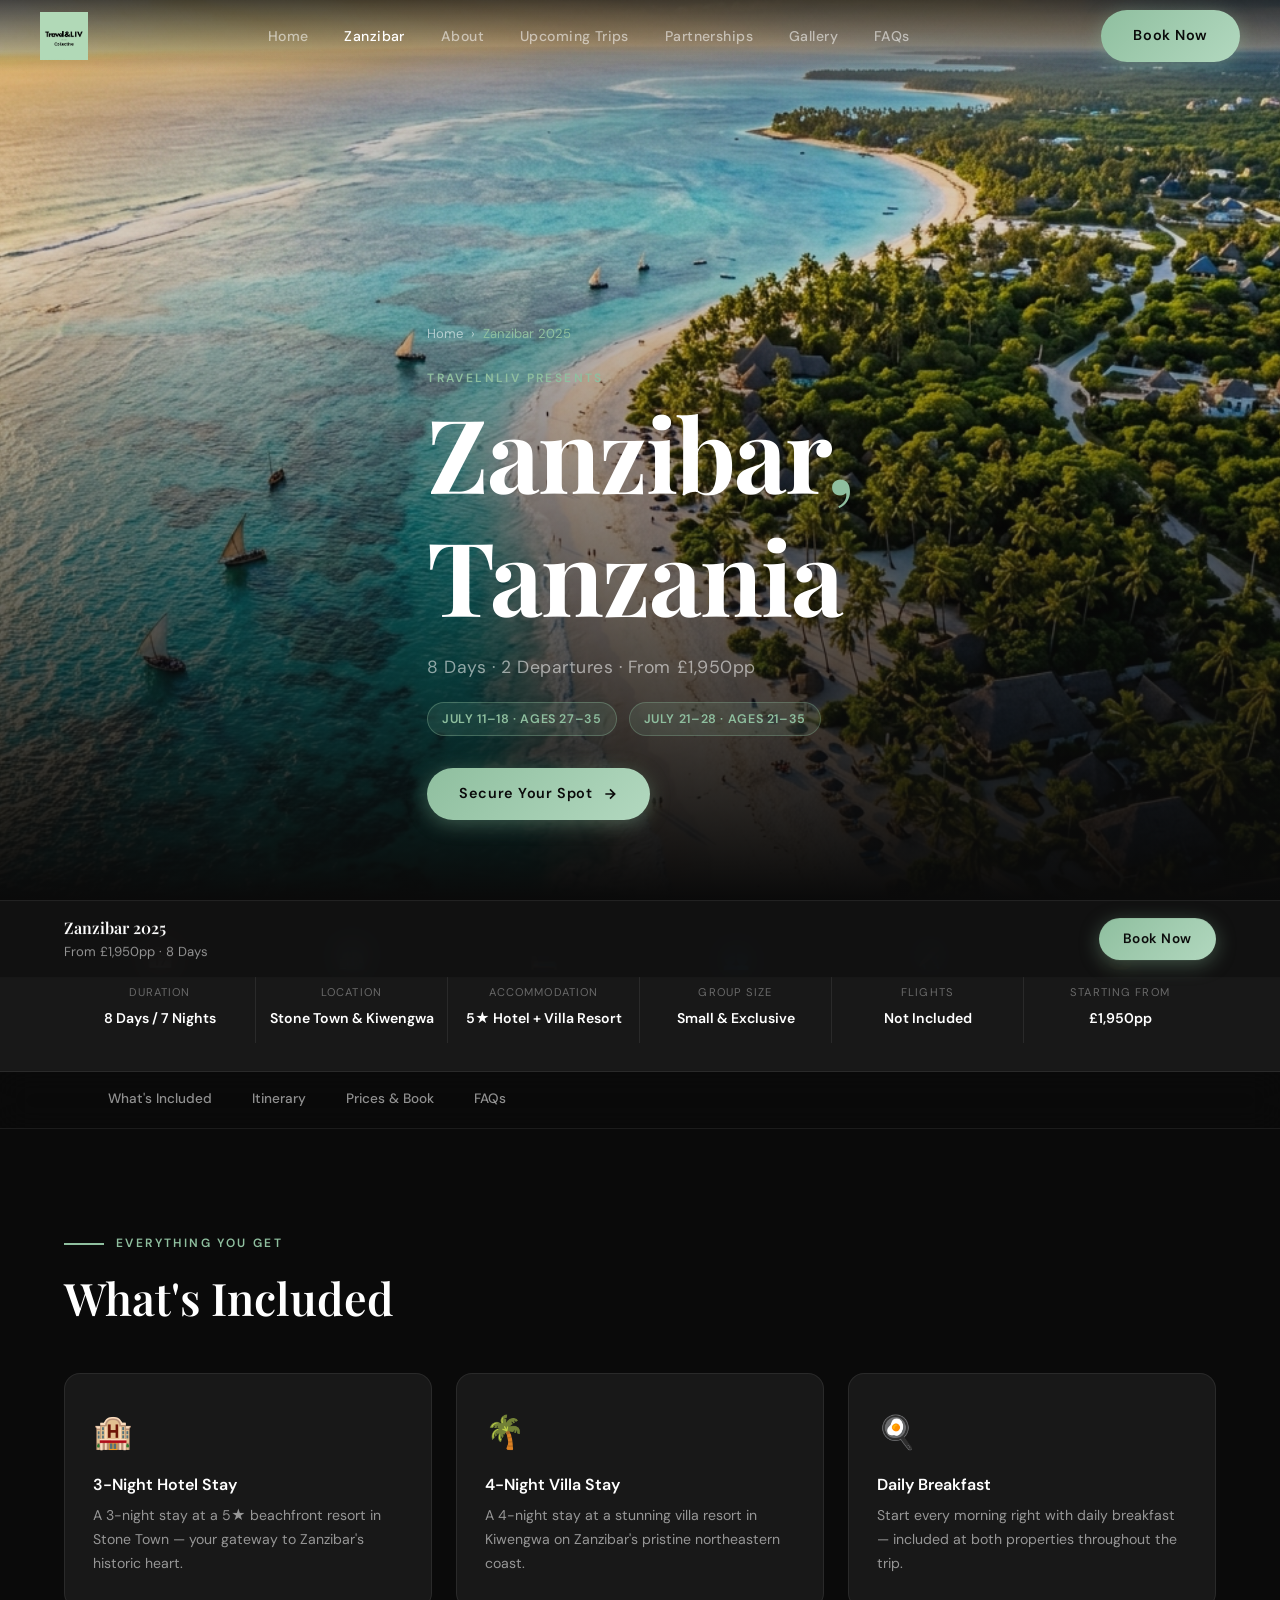
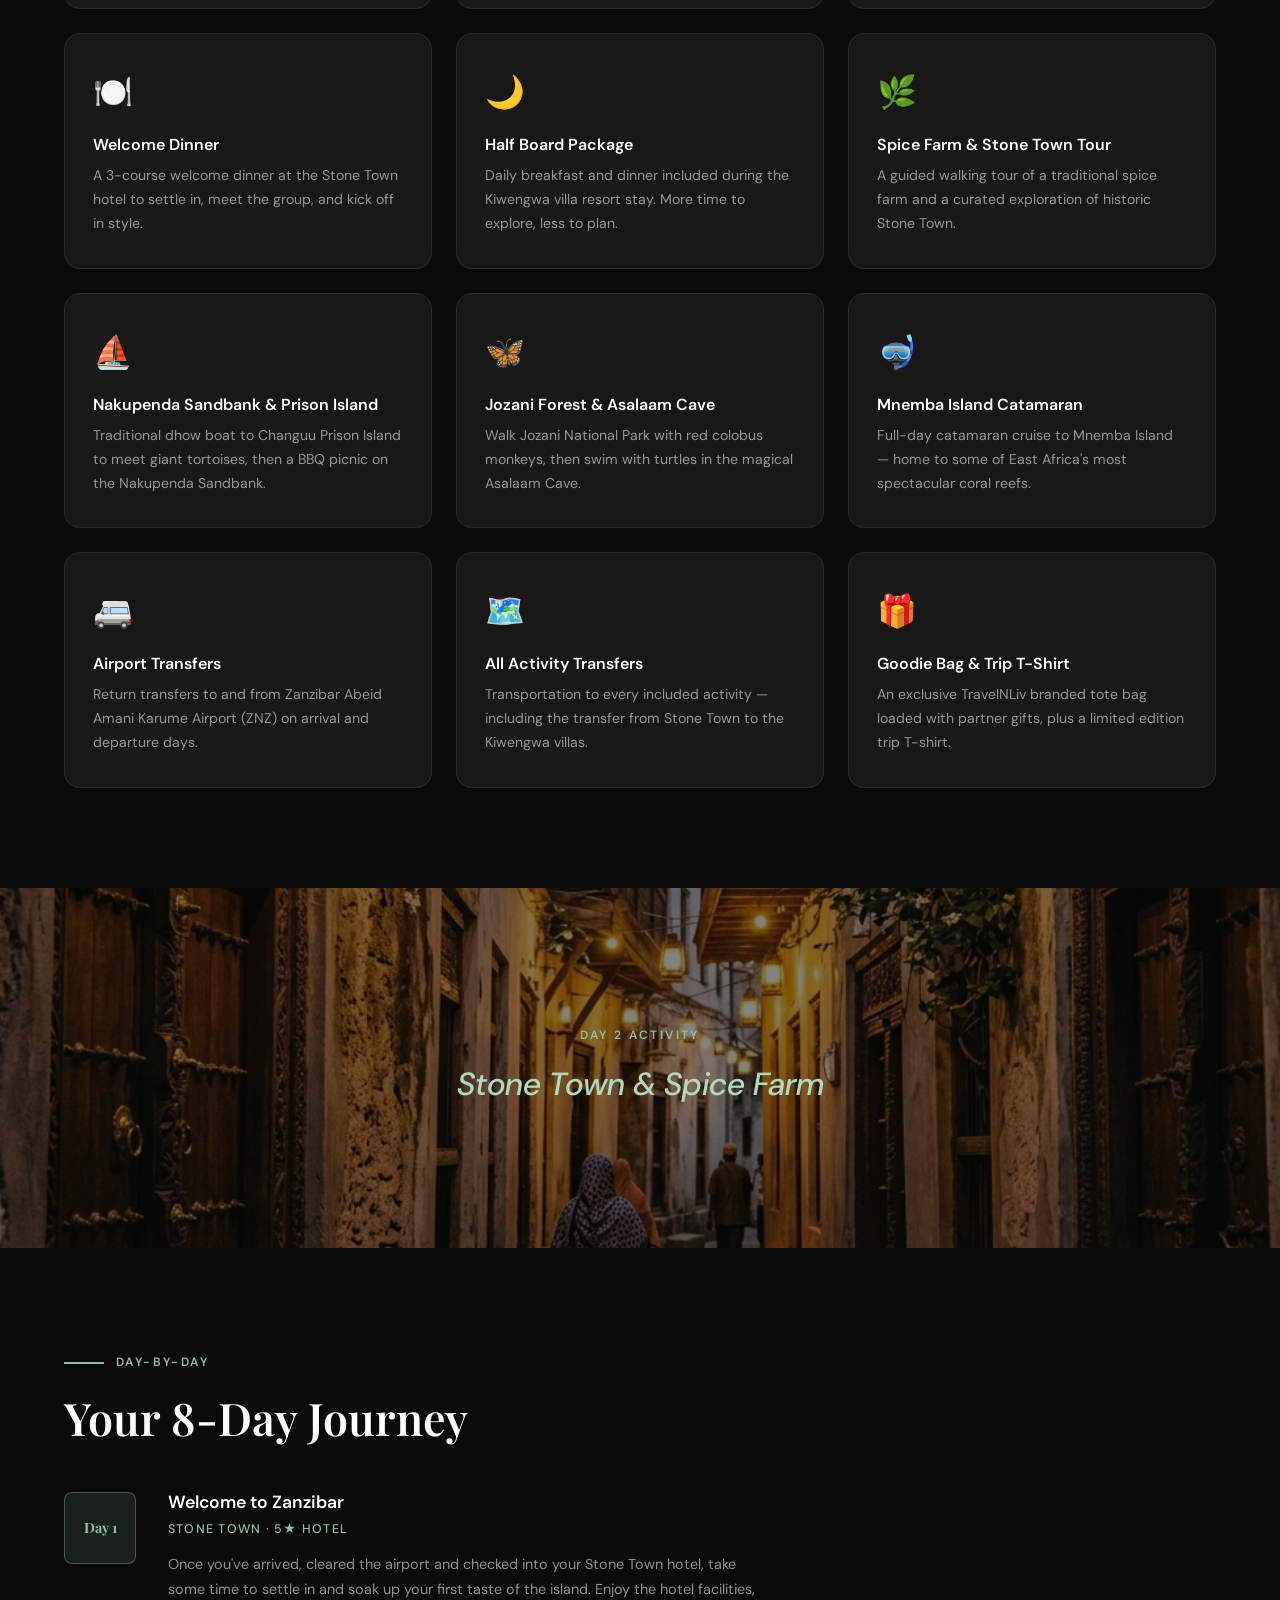
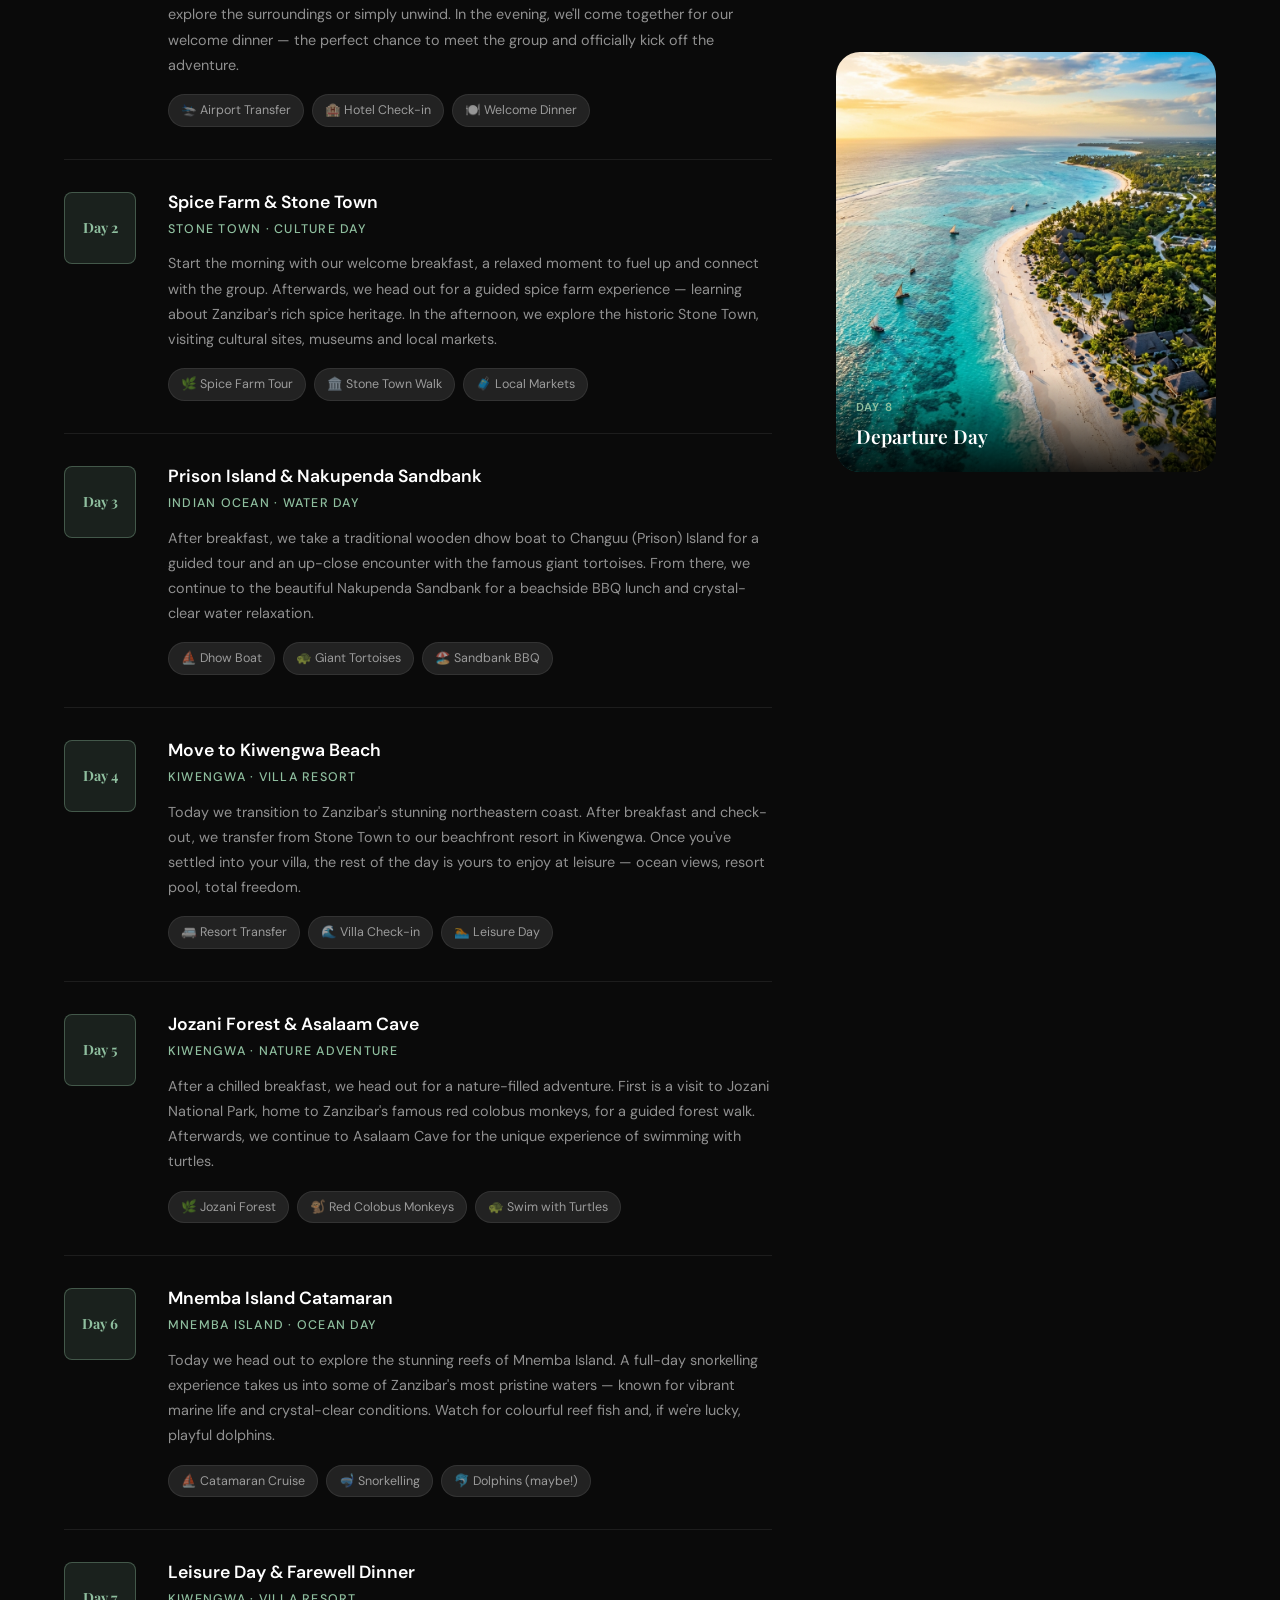
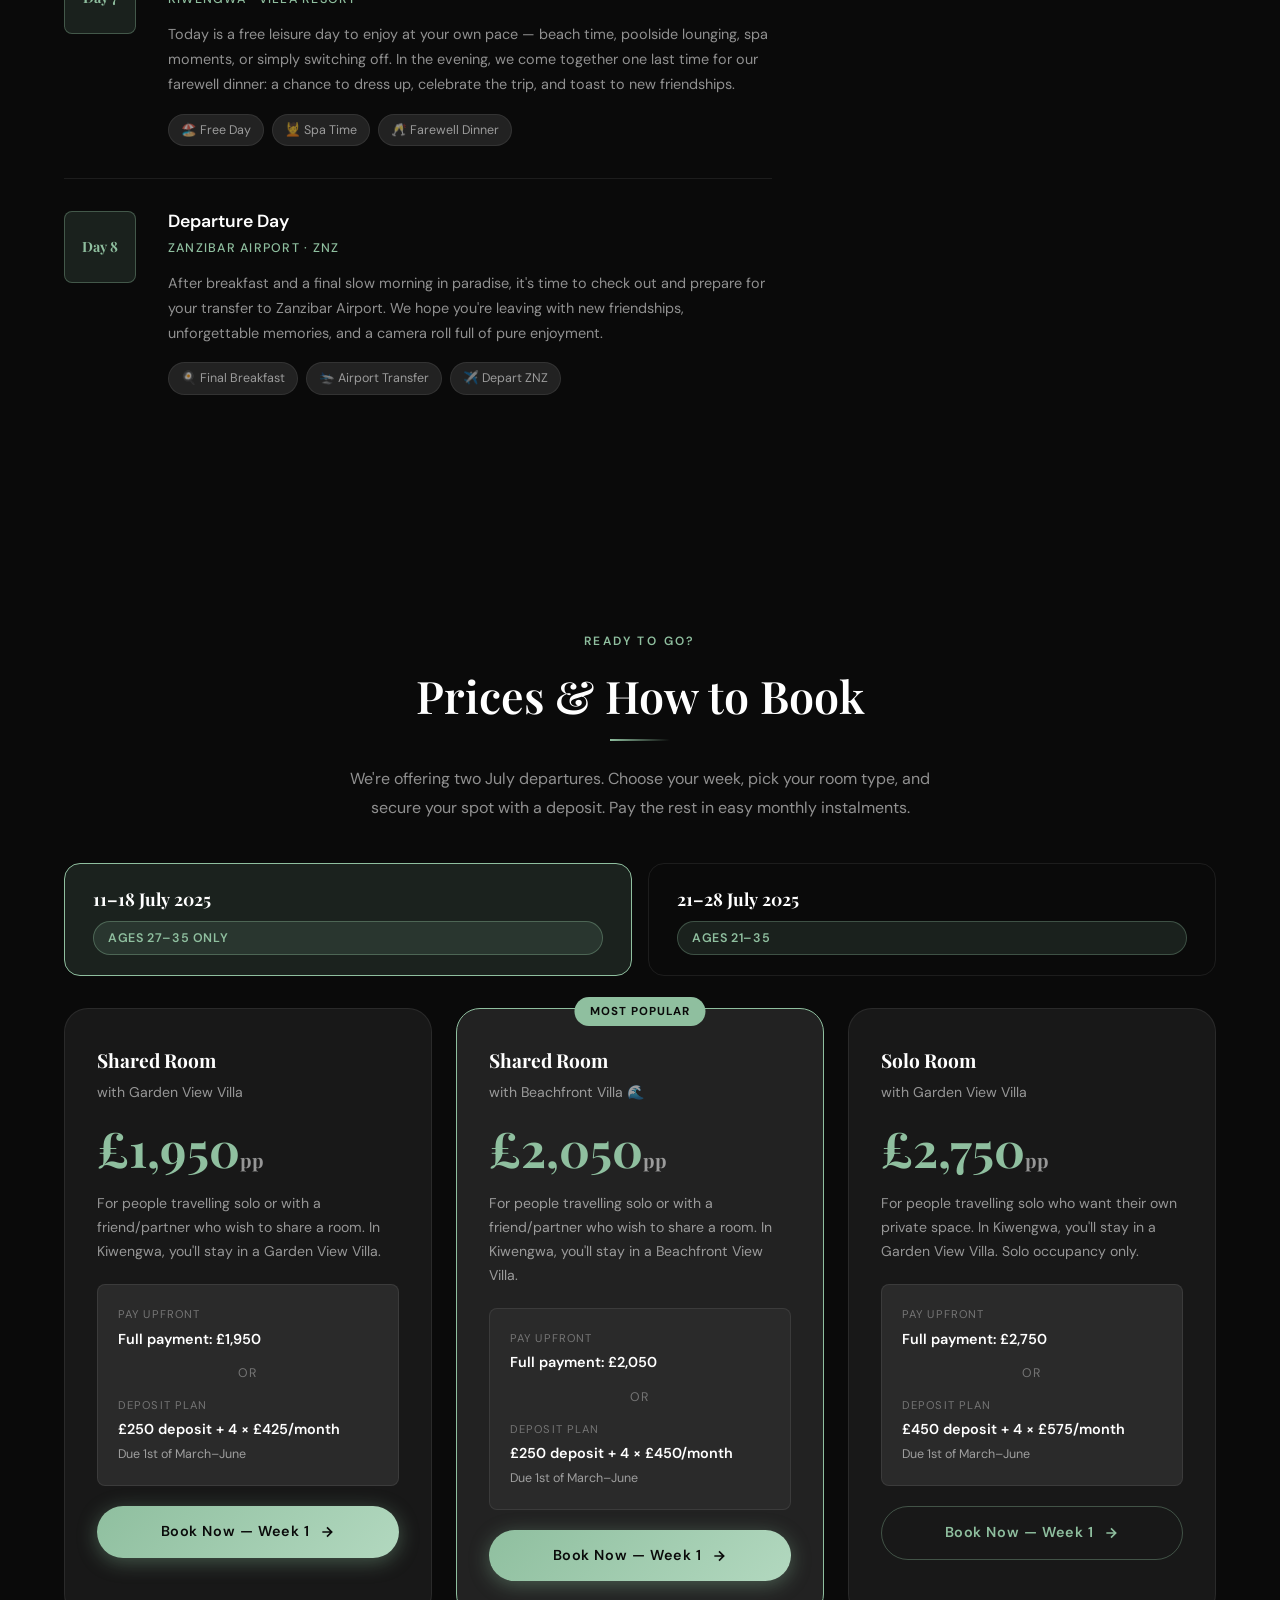
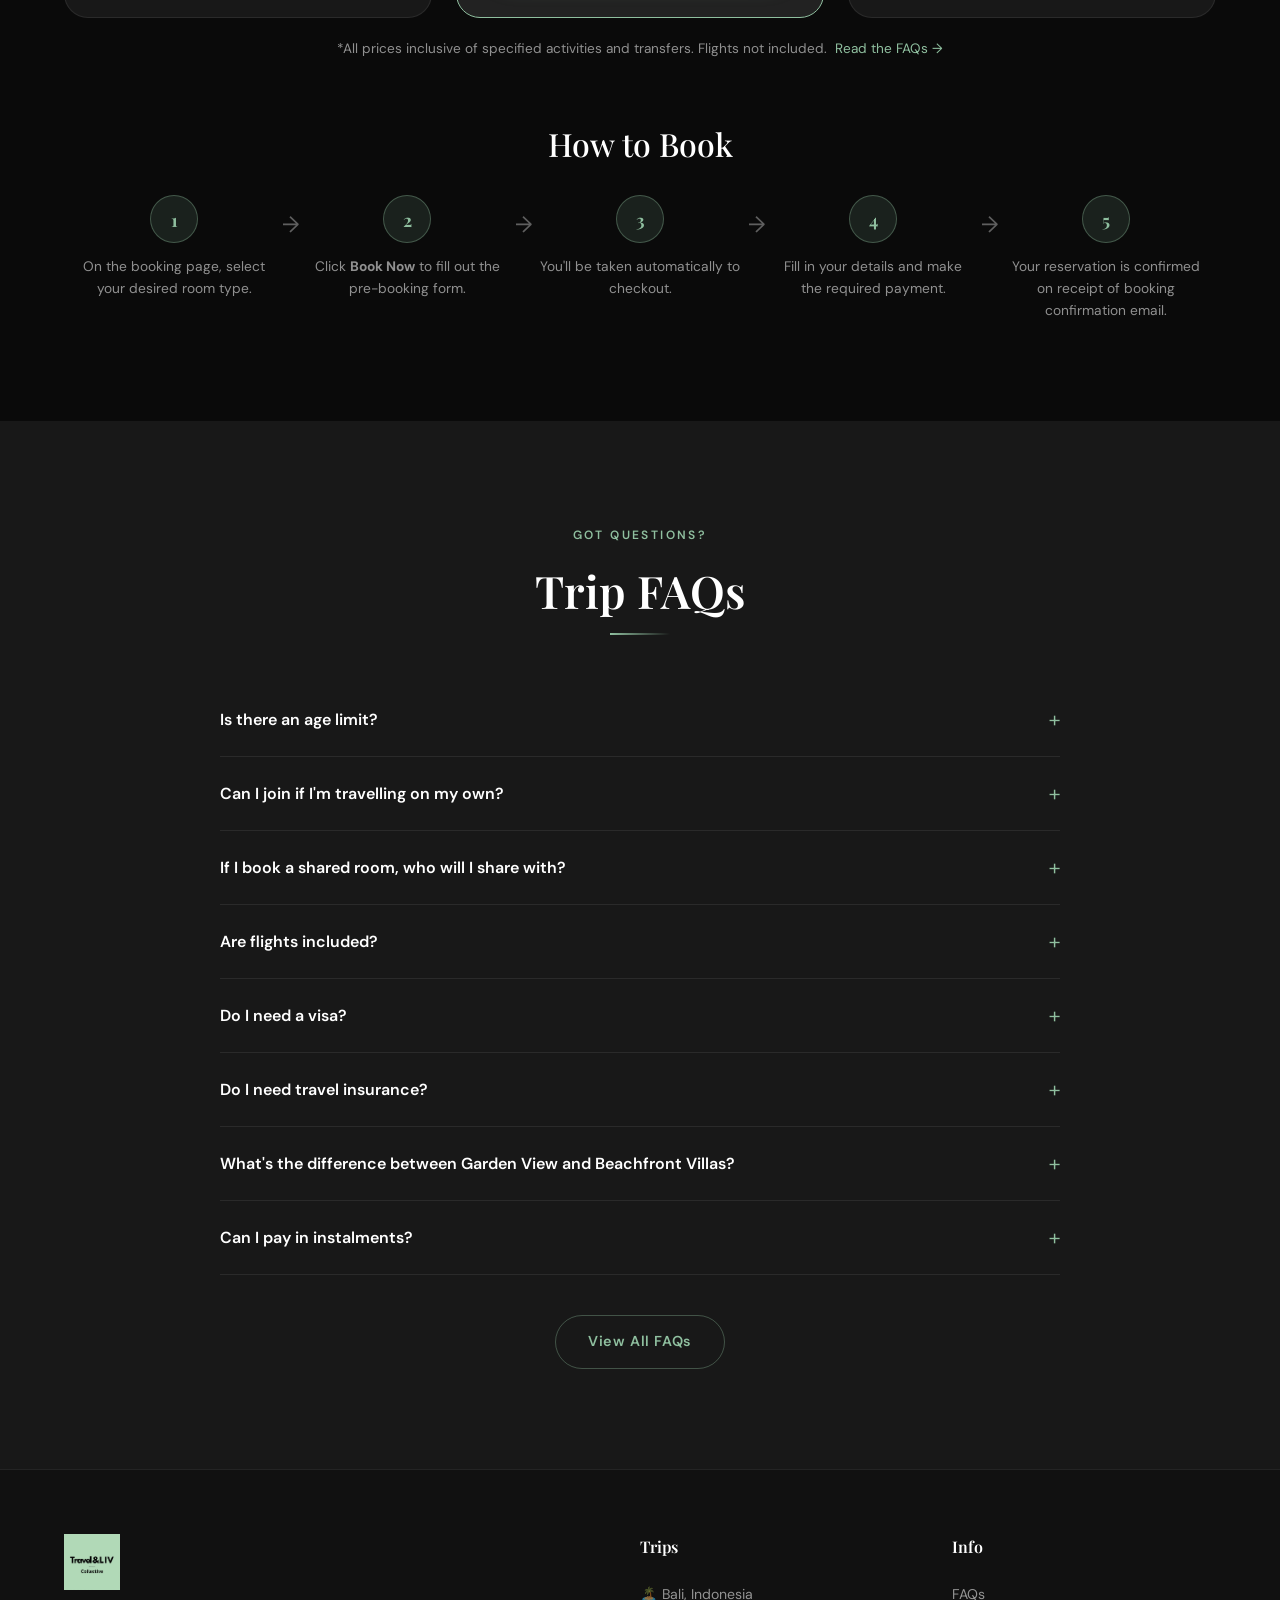
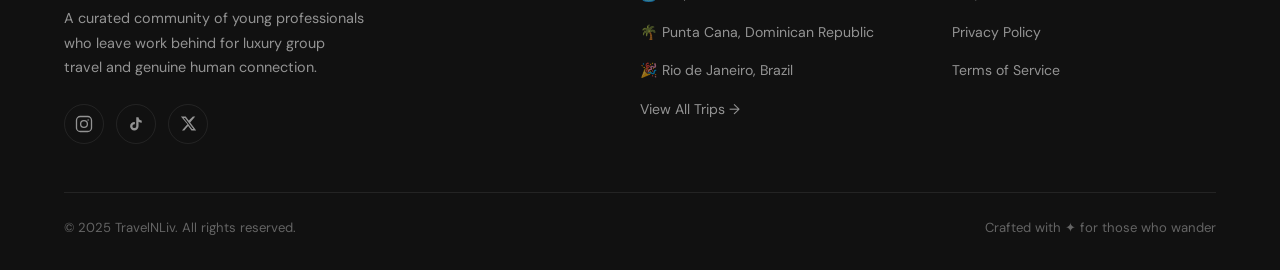
<file: zanzibar.html>
<!DOCTYPE html>
<html lang="en">

<head>
    <meta charset="UTF-8" />
    <meta name="viewport" content="width=device-width, initial-scale=1.0" />
    <title>Zanzibar 2025 — TravelNLiv | 8-Day Luxury Group Trip</title>
    <meta name="description"
        content="8 days in Zanzibar with TravelNLiv. Stone Town, Mnemba Island, Jozani Forest, beachfront villa, daily breakfast and unforgettable group experiences. From £1,950pp." />
    <link rel="stylesheet" href="styles.css" />
    <link rel="stylesheet" href="zanzibar.css" />
  <script src="tracking.js"></script>
</head>

<body>

    <!-- ======== NAVIGATION ======== -->
    <nav id="nav">
        <div class="nav-inner">
            <a href="index.html" class="nav-logo"><img src="logo.jpg" alt="Travel &amp; LIV Collective"
                    class="nav-logo-img" /></a>
            <ul class="nav-links">
                <li><a href="index.html">Home</a></li>
                <li><a href="zanzibar.html" class="active">Zanzibar</a></li>
                <li><a href="about.html">About</a></li>
                <li><a href="upcoming.html">Upcoming Trips</a></li>
                <li><a href="partnerships.html">Partnerships</a></li>
                <li><a href="gallery.html">Gallery</a></li>
                <li><a href="faqs.html">FAQs</a></li>
            </ul>
            <a href="#book" class="btn btn-gold nav-cta">Book Now</a>
            <button class="nav-hamburger" id="hamburger" aria-label="Open menu">
                <span></span><span></span><span></span>
            </button>
        </div>
    </nav>

    <!-- Mobile Nav -->
    <div class="mobile-nav" id="mobileNav">
        <button class="mobile-nav-close" id="mobileNavClose">✕</button>
        <a href="index.html">Home</a>
        <a href="zanzibar.html">Zanzibar</a>
        <a href="about.html">About</a>
        <a href="upcoming.html">Upcoming Trips</a>
        <a href="partnerships.html">Partnerships</a>
        <a href="gallery.html">Gallery</a>
        <a href="faqs.html">FAQs</a>
        <a href="#book" class="btn btn-gold" style="margin-top:16px;">Book Now</a>
    </div>

    <!-- ======== TRIP HERO ======== -->
    <section id="trip-hero">
        <div class="trip-hero-bg">
            <img src="zanzibar_hero.png" alt="Zanzibar aerial view" />
            <div class="trip-hero-overlay"></div>
        </div>
        <div class="trip-hero-content container">
            <div class="trip-breadcrumb animate-fade-in">
                <a href="index.html">Home</a>
                <span>›</span>
                <span class="text-gold">Zanzibar 2025</span>
            </div>
            <span class="eyebrow animate-fade-up animate-delay-1">TravelNLiv Presents</span>
            <h1 class="display-xl animate-fade-up animate-delay-2">
                Zanzibar<em>,</em><br />Tanzania
            </h1>
            <p class="trip-hero-sub animate-fade-up animate-delay-3">
                8 Days · 2 Departures · From £1,950pp
            </p>
            <div class="trip-hero-badges animate-fade-up animate-delay-4">
                <span class="tag tag-gold">July 11–18 · Ages 27–35</span>
                <span class="tag tag-teal">July 21–28 · Ages 21–35</span>
            </div>
            <div class="animate-fade-up animate-delay-4" style="margin-top:32px;">
                <a href="#book" class="btn btn-gold" id="hero-book-btn">
                    Secure Your Spot
                    <svg width="16" height="16" fill="none" stroke="currentColor" stroke-width="2.5"
                        viewBox="0 0 24 24">
                        <path d="M5 12h14M12 5l7 7-7 7" />
                    </svg>
                </a>
            </div>
        </div>
        <!-- Sticky CTA -->
        <div class="trip-sticky-cta" id="stickyCta">
            <div class="container">
                <div class="sticky-inner">
                    <div>
                        <span class="sticky-title">Zanzibar 2025</span>
                        <span class="sticky-sub text-muted">From £1,950pp · 8 Days</span>
                    </div>
                    <a href="#book" class="btn btn-gold btn-sm" id="sticky-book-btn">Book Now</a>
                </div>
            </div>
        </div>
    </section>

    <!-- ======== QUICK STATS ======== -->
    <div class="trip-quick-stats">
        <div class="container">
            <div class="quick-stats-grid">
                <div class="quick-stat">
                    <span class="qs-icon">📅</span>
                    <span class="qs-label">Duration</span>
                    <span class="qs-value">8 Days / 7 Nights</span>
                </div>
                <div class="quick-stat">
                    <span class="qs-icon">🏙️</span>
                    <span class="qs-label">Location</span>
                    <span class="qs-value">Stone Town & Kiwengwa</span>
                </div>
                <div class="quick-stat">
                    <span class="qs-icon">🛏️</span>
                    <span class="qs-label">Accommodation</span>
                    <span class="qs-value">5★ Hotel + Villa Resort</span>
                </div>
                <div class="quick-stat">
                    <span class="qs-icon">👥</span>
                    <span class="qs-label">Group Size</span>
                    <span class="qs-value">Small & Exclusive</span>
                </div>
                <div class="quick-stat">
                    <span class="qs-icon">✈️</span>
                    <span class="qs-label">Flights</span>
                    <span class="qs-value">Not Included</span>
                </div>
                <div class="quick-stat">
                    <span class="qs-icon">💰</span>
                    <span class="qs-label">Starting From</span>
                    <span class="qs-value text-gold">£1,950pp</span>
                </div>
            </div>
        </div>
    </div>

    <!-- Page nav -->
    <div class="page-nav-sticky" id="pageNav">
        <div class="container">
            <div class="page-nav-inner">
                <a href="#includes" class="page-nav-link" data-section="includes">What's Included</a>
                <a href="#itinerary" class="page-nav-link" data-section="itinerary">Itinerary</a>
                <a href="#book" class="page-nav-link" data-section="book">Prices & Book</a>
                <a href="#trip-faqs" class="page-nav-link" data-section="trip-faqs">FAQs</a>
            </div>
        </div>
    </div>

    <!-- ======== WHAT'S INCLUDED ======== -->
    <section class="section" id="includes">
        <div class="container">
            <div class="section-header reveal">
                <span class="eyebrow"><span class="gold-line"></span>Everything You Get</span>
                <h2 class="display-md" style="margin-top:16px;">What's Included</h2>
            </div>
            <div class="includes-grid">
                <div class="include-card reveal animate-delay-1">
                    <div class="inc-icon">🏨</div>
                    <h3>3-Night Hotel Stay</h3>
                    <p class="text-muted">A 3-night stay at a 5★ beachfront resort in Stone Town — your gateway to
                        Zanzibar's historic heart.</p>
                </div>
                <div class="include-card reveal animate-delay-2">
                    <div class="inc-icon">🌴</div>
                    <h3>4-Night Villa Stay</h3>
                    <p class="text-muted">A 4-night stay at a stunning villa resort in Kiwengwa on Zanzibar's pristine
                        northeastern coast.</p>
                </div>
                <div class="include-card reveal animate-delay-3">
                    <div class="inc-icon">🍳</div>
                    <h3>Daily Breakfast</h3>
                    <p class="text-muted">Start every morning right with daily breakfast — included at both properties
                        throughout the trip.</p>
                </div>
                <div class="include-card reveal animate-delay-1">
                    <div class="inc-icon">🍽️</div>
                    <h3>Welcome Dinner</h3>
                    <p class="text-muted">A 3-course welcome dinner at the Stone Town hotel to settle in, meet the
                        group, and kick off in style.</p>
                </div>
                <div class="include-card reveal animate-delay-2">
                    <div class="inc-icon">🌙</div>
                    <h3>Half Board Package</h3>
                    <p class="text-muted">Daily breakfast and dinner included during the Kiwengwa villa resort stay.
                        More time to explore, less to plan.</p>
                </div>
                <div class="include-card reveal animate-delay-3">
                    <div class="inc-icon">🌿</div>
                    <h3>Spice Farm & Stone Town Tour</h3>
                    <p class="text-muted">A guided walking tour of a traditional spice farm and a curated exploration of
                        historic Stone Town.</p>
                </div>
                <div class="include-card reveal animate-delay-1">
                    <div class="inc-icon">⛵</div>
                    <h3>Nakupenda Sandbank & Prison Island</h3>
                    <p class="text-muted">Traditional dhow boat to Changuu Prison Island to meet giant tortoises, then a
                        BBQ picnic on the Nakupenda Sandbank.</p>
                </div>
                <div class="include-card reveal animate-delay-2">
                    <div class="inc-icon">🦋</div>
                    <h3>Jozani Forest & Asalaam Cave</h3>
                    <p class="text-muted">Walk Jozani National Park with red colobus monkeys, then swim with turtles in
                        the magical Asalaam Cave.</p>
                </div>
                <div class="include-card reveal animate-delay-3">
                    <div class="inc-icon">🤿</div>
                    <h3>Mnemba Island Catamaran</h3>
                    <p class="text-muted">Full-day catamaran cruise to Mnemba Island — home to some of East Africa's
                        most spectacular coral reefs.</p>
                </div>
                <div class="include-card reveal animate-delay-1">
                    <div class="inc-icon">🚐</div>
                    <h3>Airport Transfers</h3>
                    <p class="text-muted">Return transfers to and from Zanzibar Abeid Amani Karume Airport (ZNZ) on
                        arrival and departure days.</p>
                </div>
                <div class="include-card reveal animate-delay-2">
                    <div class="inc-icon">🗺️</div>
                    <h3>All Activity Transfers</h3>
                    <p class="text-muted">Transportation to every included activity — including the transfer from Stone
                        Town to the Kiwengwa villas.</p>
                </div>
                <div class="include-card reveal animate-delay-3">
                    <div class="inc-icon">🎁</div>
                    <h3>Goodie Bag & Trip T-Shirt</h3>
                    <p class="text-muted">An exclusive TravelNLiv branded tote bag loaded with partner gifts, plus a
                        limited edition trip T-shirt.</p>
                </div>
            </div>
        </div>
    </section>

    <!-- ======== PHOTO DIVIDER ======== -->
    <div class="photo-divider">
        <img src="stone_town.png" alt="Stone Town Zanzibar" />
        <div class="photo-divider-overlay">
            <p class="eyebrow">Day 2 Activity</p>
            <p class="display-sm">Stone Town & Spice Farm</p>
        </div>
    </div>

    <!-- ======== ITINERARY ======== -->
    <section class="section" id="itinerary">
        <div class="container">
            <div class="section-header reveal">
                <span class="eyebrow"><span class="gold-line"></span>Day-by-Day</span>
                <h2 class="display-md" style="margin-top:16px;">Your 8-Day Journey</h2>
            </div>

            <div class="itinerary-layout">
                <div class="itinerary-timeline">
                    <div class="itin-day reveal" data-day="1">
                        <div class="itin-day-badge">Day 1</div>
                        <div class="itin-day-content">
                            <h3>Welcome to Zanzibar</h3>
                            <span class="itin-location">Stone Town · 5★ Hotel</span>
                            <p class="text-muted">Once you've arrived, cleared the airport and checked into your Stone
                                Town hotel, take some time to settle in and soak up your first taste of the island.
                                Enjoy the hotel facilities, explore the surroundings or simply unwind. In the evening,
                                we'll come together for our welcome dinner — the perfect chance to meet the group and
                                officially kick off the adventure.</p>
                            <div class="itin-highlights">
                                <span class="itin-hl">🛬 Airport Transfer</span>
                                <span class="itin-hl">🏨 Hotel Check-in</span>
                                <span class="itin-hl">🍽️ Welcome Dinner</span>
                            </div>
                        </div>
                    </div>
                    <div class="itin-day reveal" data-day="2">
                        <div class="itin-day-badge">Day 2</div>
                        <div class="itin-day-content">
                            <h3>Spice Farm & Stone Town</h3>
                            <span class="itin-location">Stone Town · Culture Day</span>
                            <p class="text-muted">Start the morning with our welcome breakfast, a relaxed moment to fuel
                                up and connect with the group. Afterwards, we head out for a guided spice farm
                                experience — learning about Zanzibar's rich spice heritage. In the afternoon, we explore
                                the historic Stone Town, visiting cultural sites, museums and local markets.</p>
                            <div class="itin-highlights">
                                <span class="itin-hl">🌿 Spice Farm Tour</span>
                                <span class="itin-hl">🏛️ Stone Town Walk</span>
                                <span class="itin-hl">🧳 Local Markets</span>
                            </div>
                        </div>
                    </div>
                    <div class="itin-day reveal" data-day="3">
                        <div class="itin-day-badge">Day 3</div>
                        <div class="itin-day-content">
                            <h3>Prison Island & Nakupenda Sandbank</h3>
                            <span class="itin-location">Indian Ocean · Water Day</span>
                            <p class="text-muted">After breakfast, we take a traditional wooden dhow boat to Changuu
                                (Prison) Island for a guided tour and an up-close encounter with the famous giant
                                tortoises. From there, we continue to the beautiful Nakupenda Sandbank for a beachside
                                BBQ lunch and crystal-clear water relaxation.</p>
                            <div class="itin-highlights">
                                <span class="itin-hl">⛵ Dhow Boat</span>
                                <span class="itin-hl">🐢 Giant Tortoises</span>
                                <span class="itin-hl">🏖️ Sandbank BBQ</span>
                            </div>
                        </div>
                    </div>
                    <div class="itin-day reveal" data-day="4">
                        <div class="itin-day-badge">Day 4</div>
                        <div class="itin-day-content">
                            <h3>Move to Kiwengwa Beach</h3>
                            <span class="itin-location">Kiwengwa · Villa Resort</span>
                            <p class="text-muted">Today we transition to Zanzibar's stunning northeastern coast. After
                                breakfast and check-out, we transfer from Stone Town to our beachfront resort in
                                Kiwengwa. Once you've settled into your villa, the rest of the day is yours to enjoy at
                                leisure — ocean views, resort pool, total freedom.</p>
                            <div class="itin-highlights">
                                <span class="itin-hl">🚐 Resort Transfer</span>
                                <span class="itin-hl">🌊 Villa Check-in</span>
                                <span class="itin-hl">🏊 Leisure Day</span>
                            </div>
                        </div>
                    </div>
                    <div class="itin-day reveal" data-day="5">
                        <div class="itin-day-badge">Day 5</div>
                        <div class="itin-day-content">
                            <h3>Jozani Forest & Asalaam Cave</h3>
                            <span class="itin-location">Kiwengwa · Nature Adventure</span>
                            <p class="text-muted">After a chilled breakfast, we head out for a nature-filled adventure.
                                First is a visit to Jozani National Park, home to Zanzibar's famous red colobus monkeys,
                                for a guided forest walk. Afterwards, we continue to Asalaam Cave for the unique
                                experience of swimming with turtles.</p>
                            <div class="itin-highlights">
                                <span class="itin-hl">🌿 Jozani Forest</span>
                                <span class="itin-hl">🐒 Red Colobus Monkeys</span>
                                <span class="itin-hl">🐢 Swim with Turtles</span>
                            </div>
                        </div>
                    </div>
                    <div class="itin-day reveal" data-day="6">
                        <div class="itin-day-badge">Day 6</div>
                        <div class="itin-day-content">
                            <h3>Mnemba Island Catamaran</h3>
                            <span class="itin-location">Mnemba Island · Ocean Day</span>
                            <p class="text-muted">Today we head out to explore the stunning reefs of Mnemba Island. A
                                full-day snorkelling experience takes us into some of Zanzibar's most pristine waters —
                                known for vibrant marine life and crystal-clear conditions. Watch for colourful reef
                                fish and, if we're lucky, playful dolphins.</p>
                            <div class="itin-highlights">
                                <span class="itin-hl">⛵ Catamaran Cruise</span>
                                <span class="itin-hl">🤿 Snorkelling</span>
                                <span class="itin-hl">🐬 Dolphins (maybe!)</span>
                            </div>
                        </div>
                    </div>
                    <div class="itin-day reveal" data-day="7">
                        <div class="itin-day-badge">Day 7</div>
                        <div class="itin-day-content">
                            <h3>Leisure Day & Farewell Dinner</h3>
                            <span class="itin-location">Kiwengwa · Villa Resort</span>
                            <p class="text-muted">Today is a free leisure day to enjoy at your own pace — beach time,
                                poolside lounging, spa moments, or simply switching off. In the evening, we come
                                together one last time for our farewell dinner: a chance to dress up, celebrate the
                                trip, and toast to new friendships.</p>
                            <div class="itin-highlights">
                                <span class="itin-hl">🏖️ Free Day</span>
                                <span class="itin-hl">💆 Spa Time</span>
                                <span class="itin-hl">🥂 Farewell Dinner</span>
                            </div>
                        </div>
                    </div>
                    <div class="itin-day reveal" data-day="8">
                        <div class="itin-day-badge">Day 8</div>
                        <div class="itin-day-content">
                            <h3>Departure Day</h3>
                            <span class="itin-location">Zanzibar Airport · ZNZ</span>
                            <p class="text-muted">After breakfast and a final slow morning in paradise, it's time to
                                check out and prepare for your transfer to Zanzibar Airport. We hope you're leaving with
                                new friendships, unforgettable memories, and a camera roll full of pure enjoyment.</p>
                            <div class="itin-highlights">
                                <span class="itin-hl">🍳 Final Breakfast</span>
                                <span class="itin-hl">🛬 Airport Transfer</span>
                                <span class="itin-hl">✈️ Depart ZNZ</span>
                            </div>
                        </div>
                    </div>
                </div>
                <div class="itinerary-map-panel">
                    <div class="itinerary-sticky-img sticky-panel">
                        <img src="snorkeling_mnemba.png" alt="Mnemba Island snorkelling" id="itinImg" />
                        <div class="itin-img-caption" id="itinCaption">
                            <span id="itinCaptionDay">Day 1</span>
                            <span id="itinCaptionText">Welcome to Zanzibar</span>
                        </div>
                    </div>
                </div>
            </div>
        </div>
    </section>

    <!-- ======== PRICES & BOOKING ======== -->
    <section class="section" id="book">
        <div class="container">
            <div class="section-header text-center reveal">
                <span class="eyebrow">Ready to Go?</span>
                <h2 class="display-md" style="margin-top:16px;">Prices & How to Book</h2>
                <div class="divider"></div>
                <p class="text-muted" style="max-width:600px;margin:24px auto 0;line-height:1.8;">
                    We're offering two July departures. Choose your week, pick your room type, and secure your spot with
                    a deposit. Pay the rest in easy monthly instalments.
                </p>
            </div>

            <!-- Departures -->
            <div class="departures-strip reveal">
                <div class="departure-pill active" id="dep-week1">
                    <span class="dep-pill-date">11–18 July 2025</span>
                    <span class="dep-ages tag tag-gold">Ages 27–35 only</span>
                </div>
                <div class="departure-pill" id="dep-week2">
                    <span class="dep-pill-date">21–28 July 2025</span>
                    <span class="dep-ages tag tag-teal">Ages 21–35</span>
                </div>
            </div>

            <div class="pricing-grid reveal">
                <!-- Shared Room - Garden View -->
                <div class="price-card" id="price-shared-garden">
                    <div class="price-card-header">
                        <div class="price-type-label">Shared Room</div>
                        <div class="price-view-label">with Garden View Villa</div>
                    </div>
                    <div class="price-amount-large">£1,950<span>pp</span></div>
                    <p class="text-muted price-desc">For people travelling solo or with a friend/partner who wish to
                        share a room. In Kiwengwa, you'll stay in a Garden View Villa.</p>
                    <div class="price-plan-section">
                        <div class="price-plan">
                            <div class="plan-label">Pay Upfront</div>
                            <div class="plan-detail">Full payment: £1,950</div>
                        </div>
                        <div class="price-plan-or">or</div>
                        <div class="price-plan">
                            <div class="plan-label">Deposit Plan</div>
                            <div class="plan-detail">£250 deposit + 4 × £425/month</div>
                            <div class="plan-note">Due 1st of March–June</div>
                        </div>
                    </div>
                    <a href="https://outofofficecollective.wetravel.com/trips/out-of-office-collective-to-zanzibar-out-of-office-collective-0378633529"
                        target="_blank" rel="noopener" class="btn btn-gold" id="book-shared-garden-btn"
                        style="width:100%;justify-content:center;">
                        Book Now — Week 1
                        <svg width="16" height="16" fill="none" stroke="currentColor" stroke-width="2.5"
                            viewBox="0 0 24 24">
                            <path d="M5 12h14M12 5l7 7-7 7" />
                        </svg>
                    </a>
                </div>

                <!-- Shared Room - Beachfront -->
                <div class="price-card featured" id="price-shared-beach">
                    <div class="price-card-badge">Most Popular</div>
                    <div class="price-card-header">
                        <div class="price-type-label">Shared Room</div>
                        <div class="price-view-label">with Beachfront Villa 🌊</div>
                    </div>
                    <div class="price-amount-large">£2,050<span>pp</span></div>
                    <p class="text-muted price-desc">For people travelling solo or with a friend/partner who wish to
                        share a room. In Kiwengwa, you'll stay in a Beachfront View Villa.</p>
                    <div class="price-plan-section">
                        <div class="price-plan">
                            <div class="plan-label">Pay Upfront</div>
                            <div class="plan-detail">Full payment: £2,050</div>
                        </div>
                        <div class="price-plan-or">or</div>
                        <div class="price-plan">
                            <div class="plan-label">Deposit Plan</div>
                            <div class="plan-detail">£250 deposit + 4 × £450/month</div>
                            <div class="plan-note">Due 1st of March–June</div>
                        </div>
                    </div>
                    <a href="https://outofofficecollective.wetravel.com/trips/out-of-office-collective-to-zanzibar-out-of-office-collective-0378633529"
                        target="_blank" rel="noopener" class="btn btn-gold" id="book-shared-beach-btn"
                        style="width:100%;justify-content:center;">
                        Book Now — Week 1
                        <svg width="16" height="16" fill="none" stroke="currentColor" stroke-width="2.5"
                            viewBox="0 0 24 24">
                            <path d="M5 12h14M12 5l7 7-7 7" />
                        </svg>
                    </a>
                </div>

                <!-- Solo Room -->
                <div class="price-card" id="price-solo">
                    <div class="price-card-header">
                        <div class="price-type-label">Solo Room</div>
                        <div class="price-view-label">with Garden View Villa</div>
                    </div>
                    <div class="price-amount-large">£2,750<span>pp</span></div>
                    <p class="text-muted price-desc">For people travelling solo who want their own private space. In
                        Kiwengwa, you'll stay in a Garden View Villa. Solo occupancy only.</p>
                    <div class="price-plan-section">
                        <div class="price-plan">
                            <div class="plan-label">Pay Upfront</div>
                            <div class="plan-detail">Full payment: £2,750</div>
                        </div>
                        <div class="price-plan-or">or</div>
                        <div class="price-plan">
                            <div class="plan-label">Deposit Plan</div>
                            <div class="plan-detail">£450 deposit + 4 × £575/month</div>
                            <div class="plan-note">Due 1st of March–June</div>
                        </div>
                    </div>
                    <a href="https://outofofficecollective.wetravel.com/trips/out-of-office-collective-to-zanzibar-out-of-office-collective-0378633529"
                        target="_blank" rel="noopener" class="btn btn-outline" id="book-solo-btn"
                        style="width:100%;justify-content:center;">
                        Book Now — Week 1
                        <svg width="16" height="16" fill="none" stroke="currentColor" stroke-width="2.5"
                            viewBox="0 0 24 24">
                            <path d="M5 12h14M12 5l7 7-7 7" />
                        </svg>
                    </a>
                </div>
            </div>

            <!-- Prices note -->
            <p class="text-muted text-center" style="margin-top:20px;font-size:0.85rem;">
                *All prices inclusive of specified activities and transfers. Flights not included.
                <a href="faqs.html" style="color:var(--gold);margin-left:4px;">Read the FAQs →</a>
            </p>

            <!-- How to Book -->
            <div class="how-to-book reveal" style="margin-top:64px;">
                <h3 class="display-sm" style="margin-bottom:32px;text-align:center;">How to Book</h3>
                <div class="htb-steps">
                    <div class="htb-step">
                        <div class="htb-step-num">1</div>
                        <p>On the booking page, select your desired room type.</p>
                    </div>
                    <div class="htb-arrow">→</div>
                    <div class="htb-step">
                        <div class="htb-step-num">2</div>
                        <p>Click <strong>Book Now</strong> to fill out the pre-booking form.</p>
                    </div>
                    <div class="htb-arrow">→</div>
                    <div class="htb-step">
                        <div class="htb-step-num">3</div>
                        <p>You'll be taken automatically to checkout.</p>
                    </div>
                    <div class="htb-arrow">→</div>
                    <div class="htb-step">
                        <div class="htb-step-num">4</div>
                        <p>Fill in your details and make the required payment.</p>
                    </div>
                    <div class="htb-arrow">→</div>
                    <div class="htb-step">
                        <div class="htb-step-num">5</div>
                        <p>Your reservation is confirmed on receipt of booking confirmation email.</p>
                    </div>
                </div>
            </div>
        </div>
    </section>

    <!-- ======== TRIP FAQs ======== -->
    <section class="section" id="trip-faqs" style="background:var(--dark-2);">
        <div class="container">
            <div class="section-header text-center reveal">
                <span class="eyebrow">Got Questions?</span>
                <h2 class="display-md" style="margin-top:16px;">Trip FAQs</h2>
                <div class="divider"></div>
            </div>
            <div class="faq-list reveal">
                <div class="faq-item">
                    <button class="faq-q" id="faq-1-btn">
                        Is there an age limit?
                        <span class="faq-icon">+</span>
                    </button>
                    <div class="faq-a" id="faq-1-ans">
                        <p>For the first week (11–18 July), the age limit is 27–35. The second week (21–28 July) follows
                            our standard age range of 21–35.</p>
                    </div>
                </div>
                <div class="faq-item">
                    <button class="faq-q" id="faq-2-btn">
                        Can I join if I'm travelling on my own?
                        <span class="faq-icon">+</span>
                    </button>
                    <div class="faq-a" id="faq-2-ans">
                        <p>Absolutely! The majority of our guests join solo. TravelNLiv trips are designed with solo
                            travellers in mind — from our roommate matching process to the welcome socials and group
                            experiences that make it easy to settle in quickly. Most people arrive not knowing anyone
                            and leave with genuine friendships.</p>
                    </div>
                </div>
                <div class="faq-item">
                    <button class="faq-q" id="faq-3-btn">
                        If I book a shared room, who will I share with?
                        <span class="faq-icon">+</span>
                    </button>
                    <div class="faq-a" id="faq-3-ans">
                        <p>If travelling solo, you'll be paired with another TravelNLiv guest of the same gender. We use
                            our roommate matching process to ensure compatible pairings wherever possible. If travelling
                            with a friend or partner, you can request to room together.</p>
                    </div>
                </div>
                <div class="faq-item">
                    <button class="faq-q" id="faq-4-btn">
                        Are flights included?
                        <span class="faq-icon">+</span>
                    </button>
                    <div class="faq-a" id="faq-4-ans">
                        <p>No — flights are not included as part of the package. You'll need to book your own flight to
                            <strong>Zanzibar Abeid Amani Karume International Airport (ZNZ)</strong>. We recommend Kayak
                            or Skyscanner for the best deals. Please land in Zanzibar before 12pm on Day 1 to be
                            eligible for the airport transfer.
                        </p>
                    </div>
                </div>
                <div class="faq-item">
                    <button class="faq-q" id="faq-5-btn">
                        Do I need a visa?
                        <span class="faq-icon">+</span>
                    </button>
                    <div class="faq-a" id="faq-5-ans">
                        <p>Most foreign passport holders need a tourist visa to enter Zanzibar. You can apply for an
                            eVisa in advance at <a href="https://visa.immigration.go.tz/" target="_blank" rel="noopener"
                                style="color:var(--gold);">visa.immigration.go.tz</a>. Visa on arrival is available for
                            British passport holders and some other countries. Please note we cannot assist with visa
                            applications.</p>
                    </div>
                </div>
                <div class="faq-item">
                    <button class="faq-q" id="faq-6-btn">
                        Do I need travel insurance?
                        <span class="faq-icon">+</span>
                    </button>
                    <div class="faq-a" id="faq-6-ans">
                        <p>Yes — travel insurance is a must. Make sure it covers water-related activities. The Zanzibar
                            government also requires all visitors to have inbound travel insurance (ZIC), costing USD
                            $44 per person. This covers some medical emergencies and travel disruptions and can be
                            purchased at <a href="https://inbound.visitzanzibar.go.tz/" target="_blank" rel="noopener"
                                style="color:var(--gold);">inbound.visitzanzibar.go.tz</a>.</p>
                    </div>
                </div>
                <div class="faq-item">
                    <button class="faq-q" id="faq-7-btn">
                        What's the difference between Garden View and Beachfront Villas?
                        <span class="faq-icon">+</span>
                    </button>
                    <div class="faq-a" id="faq-7-ans">
                        <p>Both villa types offer the same interior standard, size and comfort. The difference is
                            location and outlook. Garden View Villas are set within the resort's lush tropical grounds,
                            while Beachfront Villas are positioned closer to the shoreline with direct sea-facing views.
                        </p>
                    </div>
                </div>
                <div class="faq-item">
                    <button class="faq-q" id="faq-8-btn">
                        Can I pay in instalments?
                        <span class="faq-icon">+</span>
                    </button>
                    <div class="faq-a" id="faq-8-ans">
                        <p>Yes! You can secure your booking with a deposit and then pay the balance across 4 monthly
                            instalments (due on the 1st of March, April, May and June). See the pricing section above
                            for exact amounts per room type.</p>
                    </div>
                </div>
            </div>
            <div class="text-center" style="margin-top:40px;">
                <a href="faqs.html" class="btn btn-outline" id="more-faqs-btn">View All FAQs</a>
            </div>
        </div>
    </section>

    <!-- ======== FOOTER ======== -->
    <footer>
        <div class="container">
            <div class="footer-grid">
                <div>
                    <div class="footer-logo"><img src="logo.jpg" alt="Travel &amp; LIV Collective"
                            class="footer-logo-img" /></div>
                    <p class="footer-desc">A curated community of young professionals who leave work behind for luxury
                        group travel and genuine human connection.</p>
                    <div class="footer-socials">
                        <a href="#" class="social-icon" id="footer-ig" aria-label="Instagram"><svg viewBox="0 0 24 24" fill="none" stroke="currentColor" stroke-width="1.75" stroke-linecap="round" stroke-linejoin="round" width="18" height="18" aria-hidden="true"><rect x="2" y="2" width="20" height="20" rx="5" ry="5"/><circle cx="12" cy="12" r="4.5"/><circle cx="17.5" cy="6.5" r="1" fill="currentColor" stroke="none"/></svg></a>
                        <a href="#" class="social-icon" id="footer-tt" aria-label="TikTok"><svg viewBox="0 0 24 24" fill="currentColor" width="16" height="16" aria-hidden="true"><path d="M19.59 6.69a4.83 4.83 0 0 1-3.77-4.25V2h-3.45v13.67a2.89 2.89 0 0 1-2.88 2.5 2.89 2.89 0 0 1-2.89-2.89 2.89 2.89 0 0 1 2.89-2.89c.28 0 .54.04.79.1V9.01a6.33 6.33 0 0 0-.79-.05 6.34 6.34 0 0 0-6.34 6.34 6.34 6.34 0 0 0 6.34 6.34 6.34 6.34 0 0 0 6.33-6.34V8.69a8.18 8.18 0 0 0 4.78 1.52V6.77a4.85 4.85 0 0 1-1.01-.08z"/></svg></a>
                        <a href="#" class="social-icon" id="footer-tw" aria-label="Twitter"><svg viewBox="0 0 24 24" fill="currentColor" width="17" height="17" aria-hidden="true"><path d="M18.244 2.25h3.308l-7.227 8.26 8.502 11.24H16.17l-4.714-6.231-5.401 6.231H2.745l7.73-8.835L1.254 2.25H8.08l4.253 5.622zm-1.161 17.52h1.833L7.084 4.126H5.117z"/></svg></a>
                    </div>
                </div>
                <div>
                    <div class="footer-heading">Trips</div>
<ul class="footer-links footer-trips-list">
                        <li><a href="zanzibar.html">Zanzibar 2025</a></li>
                        <li><a href="#">Coming Soon…</a></li>
                    </ul>
                </div>
                <div>
                    <div class="footer-heading">Info</div>
                    <ul class="footer-links">
                        <li><a href="faqs.html">FAQs</a></li>
                        <li><a href="#">Privacy Policy</a></li>
                        <li><a href="#">Terms of Service</a></li>
                    </ul>
                </div>
            </div>
            <div class="footer-bottom">
                <p>© 2025 TravelNLiv. All rights reserved.</p>
                <p>Crafted with ✦ for those who wander</p>
            </div>
        </div>
    </footer>

    <script src="main.js"></script>
    <script src="site-defaults.js"></script>
    <script src="dest-sync.js"></script>
</body>

</html>
</file>
<file: styles.css>
/* ============================================
   TRAVELNLIV — Global Design System
   Dark Luxury Travel Aesthetic
   ============================================ */

@import url('https://fonts.googleapis.com/css2?family=Playfair+Display:ital,wght@0,400;0,500;0,600;0,700;1,400;1,600&family=Inter:wght@300;400;500;600&family=DM+Sans:wght@300;400;500;600&display=swap');

/* ——— CSS VARIABLES ——— */
:root {
    --black: #0a0a0a;
    --dark: #111111;
    --dark-1: #131313;
    --dark-2: #181818;
    --dark-3: #222222;
    --dark-4: #2a2a2a;
    --border: rgba(255, 255, 255, 0.08);
    --border-gold: rgba(143, 191, 159, 0.35);

    /* Primary brand accent — sage green from logo */
    --teal: #8FBF9F;
    --teal-dark: #6aa880;
    --teal-light: #b2d8bf;
    --teal-pale: rgba(143, 191, 159, 0.13);
    --teal-glow: rgba(143, 191, 159, 0.28);

    /* Gold kept as alias so existing components still compile */
    --gold: #8FBF9F;
    --gold-light: #b2d8bf;
    --gold-pale: rgba(143, 191, 159, 0.13);
    --gold-glow: rgba(143, 191, 159, 0.28);

    --coral: #f97316;

    --white: #ffffff;
    --off-white: #f0f5f2;
    --text-muted: rgba(255, 255, 255, 0.55);
    --text-dim: rgba(255, 255, 255, 0.35);

    --font-serif: 'Playfair Display', Georgia, serif;
    --font-sans: 'DM Sans', 'Inter', sans-serif;

    --radius-sm: 8px;
    --radius-md: 16px;
    --radius-lg: 24px;
    --radius-xl: 40px;

    --shadow-gold: 0 0 40px rgba(143, 191, 159, 0.18), 0 8px 32px rgba(0, 0, 0, 0.5);
    --shadow-card: 0 4px 24px rgba(0, 0, 0, 0.6);

    --transition: all 0.35s cubic-bezier(0.4, 0, 0.2, 1);
}

/* ——— RESET & BASE ——— */
*,
*::before,
*::after {
    box-sizing: border-box;
    margin: 0;
    padding: 0;
}

html {
    scroll-behavior: smooth;
    font-size: 16px;
}

body {
    background-color: var(--black);
    color: var(--white);
    font-family: var(--font-sans);
    font-weight: 400;
    line-height: 1.65;
    -webkit-font-smoothing: antialiased;
    overflow-x: hidden;
}

img {
    display: block;
    max-width: 100%;
}

a {
    color: inherit;
    text-decoration: none;
}

ul {
    list-style: none;
}

button {
    cursor: pointer;
    border: none;
    background: none;
    font-family: inherit;
}

/* ——— SCROLLBAR ——— */
::-webkit-scrollbar {
    width: 6px;
}

::-webkit-scrollbar-track {
    background: var(--dark);
}

::-webkit-scrollbar-thumb {
    background: var(--teal);
    border-radius: 3px;
}

/* ——— TYPOGRAPHY ——— */
h1,
h2,
h3,
h4,
h5,
h6 {
    font-family: var(--font-serif);
    line-height: 1.2;
}

.display-xl {
    font-size: clamp(3rem, 8vw, 7rem);
    font-weight: 700;
    letter-spacing: -0.02em;
}

.display-lg {
    font-size: clamp(2.2rem, 5vw, 4.5rem);
    font-weight: 600;
    letter-spacing: -0.01em;
}

.display-md {
    font-size: clamp(1.8rem, 3.5vw, 3rem);
    font-weight: 600;
}

.display-sm {
    font-size: clamp(1.3rem, 2.5vw, 2rem);
    font-weight: 500;
}

.eyebrow {
    font-family: var(--font-sans);
    font-size: 0.75rem;
    font-weight: 600;
    letter-spacing: 0.2em;
    text-transform: uppercase;
    color: var(--teal);
}

.text-muted {
    color: var(--text-muted);
}

.text-gold {
    color: var(--teal);
}

.text-center {
    text-align: center;
}

/* ——— LAYOUT ——— */
.container {
    max-width: 1200px;
    margin: 0 auto;
    padding: 0 24px;
}

.section {
    padding: 100px 0;
}

.section-sm {
    padding: 64px 0;
}

/* ——— GLASS / CARD ——— */
.glass {
    background: rgba(255, 255, 255, 0.04);
    backdrop-filter: blur(12px);
    -webkit-backdrop-filter: blur(12px);
    border: 1px solid var(--border);
    border-radius: var(--radius-md);
}

.card {
    background: var(--dark-2);
    border: 1px solid var(--border);
    border-radius: var(--radius-md);
    overflow: hidden;
    transition: var(--transition);
}

.card:hover {
    border-color: var(--border-gold);
    transform: translateY(-4px);
    box-shadow: var(--shadow-gold);
}

/* ——— BUTTONS ——— */
.btn {
    display: inline-flex;
    align-items: center;
    gap: 10px;
    padding: 14px 32px;
    border-radius: 100px;
    font-family: var(--font-sans);
    font-size: 0.9rem;
    font-weight: 600;
    letter-spacing: 0.04em;
    transition: var(--transition);
    white-space: nowrap;
}

.btn-gold {
    background: linear-gradient(135deg, var(--teal), var(--teal-light));
    color: var(--black);
    box-shadow: 0 4px 20px rgba(143, 191, 159, 0.38);
}

.btn-gold:hover {
    transform: translateY(-2px);
    box-shadow: 0 8px 32px rgba(143, 191, 159, 0.55);
    filter: brightness(1.08);
}

.btn-outline {
    border: 1.5px solid var(--border-gold);
    color: var(--teal);
    background: transparent;
}

.btn-outline:hover {
    background: var(--teal-pale);
    border-color: var(--teal);
    transform: translateY(-2px);
}

.btn-white {
    background: var(--white);
    color: var(--black);
}

.btn-white:hover {
    transform: translateY(-2px);
    box-shadow: 0 8px 24px rgba(255, 255, 255, 0.2);
}

/* ——— NAVIGATION ——— */
#nav {
    position: fixed;
    top: 0;
    left: 0;
    right: 0;
    z-index: 1000;
    padding: 0 24px;
    transition: var(--transition);
    background: linear-gradient(to bottom, rgba(10, 10, 10, 0.72) 0%, transparent 100%);
}

#nav.scrolled {
    background: rgba(10, 10, 10, 0.9);
    backdrop-filter: blur(20px);
    -webkit-backdrop-filter: blur(20px);
    border-bottom: 1px solid var(--border);
}

.nav-inner {
    max-width: 1200px;
    margin: 0 auto;
    height: 72px;
    display: flex;
    align-items: center;
    justify-content: space-between;
}

.nav-logo {
    font-family: var(--font-serif);
    font-size: 1.4rem;
    font-weight: 700;
    color: var(--white);
    letter-spacing: 0.02em;
    display: flex;
    align-items: center;
}

.nav-logo span {
    color: var(--teal);
}

.nav-logo-img {
    height: 48px;
    width: auto;
    object-fit: contain;
    display: block;
}

.footer-logo-img {
    height: 56px;
    width: auto;
    object-fit: contain;
    display: block;
    margin-bottom: 4px;
}

.nav-links {
    display: flex;
    align-items: center;
    gap: 36px;
}

.nav-links a {
    font-size: 0.88rem;
    font-weight: 500;
    color: var(--text-muted);
    transition: var(--transition);
    letter-spacing: 0.03em;
}

.nav-links a:hover,
.nav-links a.active {
    color: var(--white);
}

/* ── NAV DROPDOWN ── */
.nav-dropdown {
    position: relative;
}

.nav-dropdown>a {
    display: flex;
    align-items: center;
    gap: 5px;
}

.nav-dropdown>a::after {
    content: '';
    display: inline-block;
    width: 8px;
    height: 8px;
    border-right: 1.5px solid currentColor;
    border-bottom: 1.5px solid currentColor;
    transform: rotate(45deg) translateY(-2px);
    transition: transform 0.2s ease;
    opacity: 0.7;
}

.nav-dropdown:hover>a::after {
    transform: rotate(-135deg) translateY(-2px);
}

.nav-dropdown-menu {
    position: absolute;
    top: calc(100% + 14px);
    left: 50%;
    transform: translateX(-50%);
    min-width: 220px;
    background: rgba(20, 20, 20, 0.96);
    backdrop-filter: blur(20px);
    -webkit-backdrop-filter: blur(20px);
    border: 1px solid var(--border);
    border-radius: var(--radius-md);
    padding: 8px;
    opacity: 0;
    visibility: hidden;
    transform: translateX(-50%) translateY(-6px);
    transition: opacity 0.22s ease, transform 0.22s ease, visibility 0.22s;
    z-index: 200;
    box-shadow: 0 16px 48px rgba(0, 0, 0, 0.6);
}

.nav-dropdown:hover .nav-dropdown-menu {
    opacity: 1;
    visibility: visible;
    transform: translateX(-50%) translateY(0);
}

.nav-dropdown-menu a {
    display: flex;
    align-items: center;
    gap: 10px;
    padding: 10px 14px;
    border-radius: 10px;
    font-size: 0.85rem;
    font-weight: 500;
    color: var(--text-muted) !important;
    transition: background 0.15s ease, color 0.15s ease;
    white-space: nowrap;
}

.nav-dropdown-menu a:hover {
    background: var(--teal-pale);
    color: var(--white) !important;
}

.nav-dropdown-menu a .dd-icon {
    font-size: 1rem;
    flex-shrink: 0;
}

.nav-dropdown-menu a .dd-badge {
    margin-left: auto;
    font-size: 0.65rem;
    font-weight: 700;
    background: var(--teal);
    color: var(--dark-1);
    padding: 2px 7px;
    border-radius: 999px;
}

.nav-dropdown-divider {
    height: 1px;
    background: var(--border);
    margin: 6px 6px;
}


.nav-cta {
    margin-left: 12px;
}

.nav-hamburger {
    display: none;
    flex-direction: column;
    gap: 5px;
    padding: 8px;
}

.nav-hamburger span {
    display: block;
    width: 24px;
    height: 2px;
    background: var(--white);
    border-radius: 2px;
    transition: var(--transition);
}

/* Mobile Nav */
.mobile-nav {
    display: none;
    position: fixed;
    inset: 0;
    z-index: 999;
    background: var(--black);
    flex-direction: column;
    align-items: center;
    justify-content: center;
    gap: 32px;
}

.mobile-nav.open {
    display: flex;
}

.mobile-nav a {
    font-family: var(--font-serif);
    font-size: 2rem;
    color: var(--text-muted);
    transition: var(--transition);
}

.mobile-nav a:hover {
    color: var(--teal);
}

.mobile-nav-close {
    position: absolute;
    top: 24px;
    right: 28px;
    font-size: 2rem;
    color: var(--text-muted);
    transition: var(--transition);
}

.mobile-nav-close:hover {
    color: var(--white);
}

/* Mobile nav — Upcoming Trips accordion */
.mobile-nav-accordion {
    display: flex;
    flex-direction: column;
    align-items: center;
    gap: 0;
    width: 100%;
}

.mobile-nav-accordion-trigger {
    font-family: var(--font-serif);
    font-size: 2rem;
    color: var(--text-muted);
    background: none;
    border: none;
    cursor: pointer;
    display: flex;
    align-items: center;
    gap: 10px;
    transition: var(--transition);
    padding: 0;
}

.mobile-nav-accordion-trigger:hover {
    color: var(--teal);
}

.mobile-nav-accordion-trigger .mob-arrow {
    font-size: 1rem;
    transition: transform 0.3s ease;
    display: inline-block;
}

.mobile-nav-accordion-trigger.open .mob-arrow {
    transform: rotate(180deg);
}

.mobile-nav-accordion-items {
    overflow: hidden;
    max-height: 0;
    transition: max-height 0.4s cubic-bezier(0.4, 0, 0.2, 1);
    width: 100%;
    display: flex;
    flex-direction: column;
    align-items: center;
    gap: 18px;
    padding: 0;
}

.mobile-nav-accordion-items.open {
    max-height: 300px;
    padding-top: 18px;
}

.mobile-nav-accordion-items a {
    font-size: 1.3rem !important;
    color: var(--text-muted) !important;
    display: flex;
    align-items: center;
    gap: 8px;
}

.mobile-nav-accordion-items a:hover {
    color: var(--teal) !important;
}

/* ——— DIVIDER ——— */
.divider {
    width: 60px;
    height: 2px;
    background: linear-gradient(90deg, var(--teal), transparent);
    margin: 16px auto 0;
}

.divider-left {
    margin-left: 0;
}

/* ——— GOLD LINE ——— */
.gold-line {
    display: inline-block;
    width: 40px;
    height: 2px;
    background: var(--teal);
    vertical-align: middle;
    margin-right: 12px;
}

/* ——— TAGS / BADGES ——— */
.tag {
    display: inline-flex;
    align-items: center;
    gap: 6px;
    padding: 6px 14px;
    border-radius: 100px;
    font-size: 0.78rem;
    font-weight: 600;
    letter-spacing: 0.05em;
    text-transform: uppercase;
}

.tag-gold {
    background: var(--teal-pale);
    color: var(--teal);
    border: 1px solid var(--border-gold);
}

.tag-teal {
    background: rgba(143, 191, 159, 0.13);
    color: var(--teal);
    border: 1px solid rgba(143, 191, 159, 0.3);
}

/* ——— ANIMATIONS ——— */
@keyframes fadeUp {
    from {
        opacity: 0;
        transform: translateY(30px);
    }

    to {
        opacity: 1;
        transform: translateY(0);
    }
}

@keyframes fadeIn {
    from {
        opacity: 0;
    }

    to {
        opacity: 1;
    }
}

@keyframes shimmer {
    0% {
        background-position: -200% center;
    }

    100% {
        background-position: 200% center;
    }
}

@keyframes float {

    0%,
    100% {
        transform: translateY(0);
    }

    50% {
        transform: translateY(-10px);
    }
}

@keyframes pulse-glow {

    0%,
    100% {
        box-shadow: 0 0 20px rgba(143, 191, 159, 0.2);
    }

    50% {
        box-shadow: 0 0 40px rgba(143, 191, 159, 0.45);
    }
}

.animate-fade-up {
    animation: fadeUp 0.7s ease both;
}

.animate-fade-in {
    animation: fadeIn 0.7s ease both;
}

.animate-float {
    animation: float 4s ease-in-out infinite;
}

.animate-delay-1 {
    animation-delay: 0.1s;
}

.animate-delay-2 {
    animation-delay: 0.2s;
}

.animate-delay-3 {
    animation-delay: 0.35s;
}

.animate-delay-4 {
    animation-delay: 0.5s;
}

/* Scroll-reveal via JS */
.reveal {
    opacity: 0;
    transform: translateY(30px);
    transition: opacity 0.7s ease, transform 0.7s ease;
}

.reveal.visible {
    opacity: 1;
    transform: none;
}

/* ——— FOOTER ——— */
footer {
    background: var(--dark);
    border-top: 1px solid var(--border);
    padding: 64px 0 32px;
}

.footer-grid {
    display: grid;
    grid-template-columns: 2fr 1fr 1fr;
    gap: 48px;
    margin-bottom: 48px;
}

.footer-logo {
    font-family: var(--font-serif);
    font-size: 1.6rem;
    font-weight: 700;
    margin-bottom: 16px;
}

.footer-logo span {
    color: var(--teal);
}

.footer-desc {
    color: var(--text-muted);
    font-size: 0.9rem;
    line-height: 1.7;
    max-width: 300px;
    margin-bottom: 24px;
}

.footer-socials {
    display: flex;
    gap: 12px;
}

.social-icon {
    width: 40px;
    height: 40px;
    border-radius: 50%;
    border: 1px solid var(--border);
    display: grid;
    place-items: center;
    color: var(--text-muted);
    transition: var(--transition);
    flex-shrink: 0;
}

.social-icon svg {
    display: block;
    transition: var(--transition);
}

.social-icon:hover {
    border-color: var(--teal);
    color: var(--teal);
    background: var(--teal-pale);
}

.footer-heading {
    font-family: var(--font-serif);
    font-size: 1rem;
    font-weight: 600;
    margin-bottom: 20px;
    color: var(--white);
}

.footer-links {
    display: flex;
    flex-direction: column;
    gap: 12px;
}

.footer-links a {
    font-size: 0.88rem;
    color: var(--text-muted);
    transition: var(--transition);
}

.footer-links a:hover {
    color: var(--teal);
    padding-left: 4px;
}

.footer-bottom {
    border-top: 1px solid var(--border);
    padding-top: 24px;
    display: flex;
    align-items: center;
    justify-content: space-between;
    flex-wrap: wrap;
    gap: 12px;
}

.footer-bottom p {
    font-size: 0.82rem;
    color: var(--text-dim);
}

/* ——— MAILERLITE SIGNUP MODAL ——— */
#ml-modal-overlay {
    display: none;
    position: fixed;
    inset: 0;
    z-index: 9999;
    background: rgba(0, 0, 0, 0.78);
    backdrop-filter: blur(8px);
    -webkit-backdrop-filter: blur(8px);
    align-items: center;
    justify-content: center;
    padding: 24px;
}

#ml-modal-overlay.open {
    display: flex;
    animation: fadeIn 0.25s ease both;
}

#ml-modal-box {
    position: relative;
    width: 100%;
    max-width: 520px;
    background: var(--dark-2);
    border: 1px solid var(--border-gold);
    border-radius: var(--radius-lg);
    overflow: hidden;
    box-shadow: var(--shadow-gold);
    animation: fadeUp 0.3s ease both;
}

#ml-modal-close {
    position: absolute;
    top: 14px;
    right: 18px;
    z-index: 10;
    font-size: 1.4rem;
    color: var(--text-muted);
    cursor: pointer;
    transition: var(--transition);
    line-height: 1;
    background: rgba(0, 0, 0, 0.5);
    border-radius: 50%;
    width: 32px;
    height: 32px;
    display: grid;
    place-items: center;
}

#ml-modal-close:hover {
    color: var(--white);
    background: rgba(255, 255, 255, 0.1);
}

#ml-modal-iframe {
    display: block;
    width: 100%;
    height: 560px;
    border: none;
    background: var(--dark-2);
}

/* ——— RESPONSIVE ——— */
@media (max-width: 768px) {

    .nav-links,
    .nav-cta {
        display: none;
    }

    .nav-hamburger {
        display: flex;
    }

    .footer-grid {
        grid-template-columns: 1fr;
        gap: 32px;
    }

    .section {
        padding: 64px 0;
    }
}
</file>
<file: about.css>
/* ============================================
   ABOUT / UPCOMING / PARTNERSHIPS — Shared Styles
   ============================================ */

/* ——— PAGE HERO ——— */
.about-hero {
    padding: 160px 0 80px;
    background: var(--dark);
    border-bottom: 1px solid var(--border);
}

.about-hero-content {
    max-width: 700px;
}

.about-hero-content h1 em {
    font-style: italic;
    color: var(--gold-light);
}

/* ——— STORY PAGE ——— */
.story-grid {
    display: grid;
    grid-template-columns: 1fr 1.1fr;
    gap: 72px;
    align-items: start;
}

.story-img {
    width: 100%;
    height: 560px;
    object-fit: cover;
    border-radius: var(--radius-lg);
}

.story-image {
    position: relative;
}

.story-quote {
    position: absolute;
    bottom: -24px;
    right: -24px;
    padding: 24px 28px;
    border-radius: var(--radius-md);
    max-width: 300px;
    border-left: 3px solid var(--gold);
}

.story-quote p {
    font-family: var(--font-serif);
    font-style: italic;
    font-size: 1rem;
    line-height: 1.6;
    color: var(--white);
}

.story-text h2 em {
    font-style: italic;
    color: var(--gold-light);
}

.story-values {
    display: flex;
    flex-direction: column;
    gap: 16px;
}

.story-value {
    display: flex;
    align-items: flex-start;
    gap: 16px;
    padding: 16px;
    background: var(--dark-2);
    border: 1px solid var(--border);
    border-radius: var(--radius-sm);
    transition: var(--transition);
}

.story-value:hover {
    border-color: var(--border-gold);
    background: var(--dark-3);
}

.sv-icon {
    font-size: 1.4rem;
    flex-shrink: 0;
}

.story-value h4 {
    font-family: var(--font-sans);
    font-size: 0.95rem;
    font-weight: 600;
    margin-bottom: 4px;
}

.story-value p {
    font-size: 0.85rem;
    line-height: 1.6;
}

/* ——— PAST TRIPS ——— */
.past-trips-grid {
    display: grid;
    grid-template-columns: 1fr;
    gap: 28px;
    margin: 56px auto 0;
    max-width: 640px;
}

.past-trip-card {
    background: var(--dark-3);
    border: 1px solid var(--border);
    border-radius: var(--radius-lg);
    overflow: hidden;
    transition: var(--transition);
}

.past-trip-card:hover {
    border-color: var(--border-gold);
    transform: translateY(-4px);
    box-shadow: var(--shadow-gold);
}

.past-trip-media {
    position: relative;
    height: 300px;
    overflow: hidden;
}

.past-trip-img {
    width: 100%;
    height: 100%;
    object-fit: cover;
    transition: transform 0.6s ease;
}

.past-trip-card:hover .past-trip-img {
    transform: scale(1.06);
}

.past-trip-overlay {
    position: absolute;
    top: 16px;
    left: 16px;
}

.past-trip-video-placeholder {
    position: absolute;
    inset: 0;
    display: flex;
    flex-direction: column;
    align-items: center;
    justify-content: center;
    gap: 12px;
    background: rgba(10, 10, 10, 0.5);
    opacity: 0;
    transition: opacity 0.3s;
    cursor: pointer;
}

.past-trip-card:hover .past-trip-video-placeholder {
    opacity: 1;
}

.play-btn {
    width: 64px;
    height: 64px;
    border-radius: 50%;
    background: var(--gold);
    color: var(--black);
    display: grid;
    place-items: center;
    transition: var(--transition);
}

.play-btn:hover {
    transform: scale(1.1);
    box-shadow: 0 0 30px rgba(143, 191, 159, 0.5);
}

.past-trip-video-placeholder span {
    font-size: 0.8rem;
    letter-spacing: 0.1em;
    text-transform: uppercase;
    font-weight: 600;
}

.empty-media {
    background: var(--dark-4);
    display: flex;
    align-items: center;
    justify-content: center;
}

.empty-trip-placeholder {
    text-align: center;
    padding: 40px;
    color: var(--text-muted);
}

.empty-icon {
    font-size: 3rem;
    display: block;
    margin-bottom: 12px;
}

.past-trip-content {
    padding: 28px;
}

.past-trip-content h3 {
    font-family: var(--font-sans);
    font-size: 1.1rem;
    font-weight: 600;
    margin-bottom: 10px;
}

.past-trip-content p {
    font-size: 0.88rem;
    line-height: 1.7;
    margin-bottom: 16px;
}

.past-trip-meta {
    display: flex;
    flex-wrap: wrap;
    gap: 8px;
}

.past-trip-tag {
    padding: 4px 12px;
    border-radius: 100px;
    font-size: 0.72rem;
    font-weight: 600;
    letter-spacing: 0.05em;
    background: var(--gold-pale);
    color: var(--gold);
    border: 1px solid var(--border-gold);
}

/* Photo grid */
.past-photos-grid {
    display: grid;
    grid-template-columns: repeat(3, 1fr);
    grid-template-rows: auto auto;
    gap: 16px;
}

.past-photo {
    position: relative;
    border-radius: var(--radius-md);
    overflow: hidden;
    aspect-ratio: 4/3;
}

.wide-photo {
    grid-column: 2 / 4;
}

.past-photo img {
    width: 100%;
    height: 100%;
    object-fit: cover;
    transition: transform 0.6s ease;
}

.past-photo:hover img {
    transform: scale(1.08);
}

.past-photo-label {
    position: absolute;
    bottom: 0;
    left: 0;
    right: 0;
    background: linear-gradient(to top, rgba(0, 0, 0, 0.8), transparent);
    padding: 24px 16px 12px;
    font-size: 0.8rem;
    font-weight: 600;
    letter-spacing: 0.08em;
    text-transform: uppercase;
}

/* ——— UPCOMING CARDS (about page preview) ——— */
.upcoming-cards {
    display: grid;
    grid-template-columns: repeat(3, 1fr);
    gap: 24px;
    margin-top: 56px;
}

.upcoming-card {
    background: var(--dark-2);
    border: 1px solid var(--border);
    border-radius: var(--radius-lg);
    overflow: hidden;
    transition: var(--transition);
}

.upcoming-card:hover {
    border-color: var(--border-gold);
    transform: translateY(-4px);
    box-shadow: var(--shadow-gold);
}

.upcoming-card-img {
    height: 260px;
    position: relative;
    overflow: hidden;
}

.upcoming-card-img img {
    width: 100%;
    height: 100%;
    object-fit: cover;
    transition: transform 0.6s ease;
}

.upcoming-card:hover .upcoming-card-img img {
    transform: scale(1.06);
}

.upcoming-badge {
    position: absolute;
    top: 16px;
    left: 16px;
}

.upcoming-card-content {
    padding: 28px;
}

.upcoming-card-content h3 {
    font-family: var(--font-sans);
    font-size: 1.1rem;
    font-weight: 600;
    margin: 8px 0 10px;
}

.upcoming-card-content p {
    font-size: 0.88rem;
    line-height: 1.7;
}

.mystery-trip .upcoming-card-img {
    background: var(--dark-4);
}

.mystery-img {
    display: flex;
    align-items: center;
    justify-content: center;
}

.mystery-img-content {
    text-align: center;
    color: var(--text-muted);
}

.mystery-lock-sm {
    font-size: 3.5rem;
    margin-bottom: 12px;
    animation: float 4s ease-in-out infinite;
    display: block;
}

/* ——— UPCOMING TRIPS PAGE ——— */
.upcoming-trip-row {
    display: grid;
    grid-template-columns: 1fr 1.2fr;
    gap: 64px;
    align-items: start;
    padding-bottom: 64px;
    border-bottom: 1px solid var(--border);
}

.upcoming-trip-img-wrap {
    position: relative;
    border-radius: var(--radius-lg);
    overflow: hidden;
    aspect-ratio: 4/3;
}

.upcoming-trip-img-wrap img {
    width: 100%;
    height: 100%;
    object-fit: cover;
    transition: transform 0.6s ease;
}

.upcoming-trip-row:hover .upcoming-trip-img-wrap img {
    transform: scale(1.04);
}

.upcoming-trip-img-overlay {
    position: absolute;
    top: 16px;
    left: 16px;
}

.mystery-wrap {
    background: var(--dark-3);
    display: flex;
    align-items: center;
    justify-content: center;
}

.mystery-trip-img {
    text-align: center;
    color: var(--text-muted);
    padding: 40px;
}

.mystery-trip-icon {
    font-size: 4rem;
    display: block;
    margin-bottom: 16px;
    animation: float 4s ease-in-out infinite;
}

.mystery-trip-label {
    font-size: 0.88rem;
    letter-spacing: 0.1em;
    text-transform: uppercase;
    font-weight: 600;
    color: var(--gold);
}

.upcoming-trip-meta-row {
    display: flex;
    gap: 10px;
    flex-wrap: wrap;
}

.upcoming-includes {
    display: grid;
    grid-template-columns: repeat(2, 1fr);
    gap: 10px;
    margin: 24px 0;
}

.upcoming-include {
    display: flex;
    align-items: center;
    gap: 10px;
    font-size: 0.85rem;
    color: var(--text-muted);
    padding: 10px 12px;
    background: var(--dark-2);
    border: 1px solid var(--border);
    border-radius: var(--radius-sm);
}

.upcoming-departures {
    display: flex;
    gap: 12px;
    margin-bottom: 28px;
    flex-wrap: wrap;
}

.upcoming-departure {
    display: flex;
    align-items: center;
    gap: 10px;
    padding: 12px 18px;
    background: var(--dark-2);
    border: 1px solid var(--border);
    border-radius: var(--radius-md);
}

.dep-date {
    font-family: var(--font-serif);
    font-size: 1rem;
    font-weight: 600;
}

.upcoming-price-row {
    display: flex;
    align-items: center;
    justify-content: space-between;
    padding-top: 24px;
    border-top: 1px solid var(--border);
    flex-wrap: wrap;
    gap: 16px;
}

.mystery-reveal-note {
    display: flex;
    align-items: flex-start;
    gap: 14px;
    padding: 18px 20px;
    background: var(--gold-pale);
    border: 1px solid var(--border-gold);
    border-radius: var(--radius-md);
    margin-top: 8px;
}

.reveal-icon {
    font-size: 1.4rem;
    flex-shrink: 0;
}

.mystery-reveal-note p {
    font-size: 0.9rem;
    line-height: 1.6;
    color: var(--text-muted);
}

.mystery-reveal-note strong {
    color: var(--gold);
}

/* Coming soon banner */
.coming-soon-banner {
    background: var(--dark-2);
    border: 1px solid var(--border-gold);
    border-radius: var(--radius-lg);
    padding: 40px 48px;
}

.csb-inner {
    display: flex;
    align-items: center;
    justify-content: space-between;
    gap: 24px;
    flex-wrap: wrap;
}

.csb-socials {
    display: flex;
    gap: 12px;
    flex-wrap: wrap;
}

/* Payment Partners */
.payment-partners {
    display: grid;
    grid-template-columns: repeat(3, 1fr);
    gap: 24px;
    margin-top: 56px;
}

.payment-partner {
    padding: 40px;
    background: var(--dark-3);
    border: 1px solid var(--border);
    border-radius: var(--radius-lg);
    text-align: center;
    transition: var(--transition);
}

.payment-partner:hover {
    border-color: var(--border-gold);
    transform: translateY(-4px);
}

.pp-logo {
    font-family: var(--font-serif);
    font-size: 2rem;
    font-weight: 700;
    color: var(--gold);
    margin-bottom: 16px;
}

.payment-partner p {
    font-size: 0.88rem;
    line-height: 1.6;
}

/* ——— PARTNERSHIPS PAGE ——— */
.partner-why-grid {
    display: grid;
    grid-template-columns: repeat(2, 1fr);
    gap: 24px;
    margin-top: 56px;
}

.partner-why-card {
    padding: 36px;
    background: var(--dark-2);
    border: 1px solid var(--border);
    border-radius: var(--radius-lg);
    transition: var(--transition);
}

.partner-why-card:hover {
    border-color: var(--border-gold);
    transform: translateY(-4px);
    box-shadow: var(--shadow-gold);
}

.pwc-icon {
    font-size: 2.5rem;
    margin-bottom: 20px;
    display: block;
}

.partner-why-card h3 {
    font-family: var(--font-sans);
    font-size: 1.1rem;
    font-weight: 600;
    margin-bottom: 12px;
}

.partner-why-card p {
    font-size: 0.9rem;
    line-height: 1.7;
}

.partner-types-grid {
    display: grid;
    grid-template-columns: repeat(3, 1fr);
    gap: 24px;
    margin-top: 56px;
}

.partner-type-card {
    padding: 32px;
    background: var(--dark-3);
    border: 1px solid var(--border);
    border-radius: var(--radius-lg);
    transition: var(--transition);
    position: relative;
    overflow: hidden;
}

.partner-type-card::before {
    content: '';
    position: absolute;
    top: 0;
    left: 0;
    width: 100%;
    height: 2px;
    background: linear-gradient(90deg, var(--gold), transparent);
    opacity: 0;
    transition: opacity 0.3s;
}

.partner-type-card:hover {
    border-color: var(--border-gold);
    transform: translateY(-4px);
}

.partner-type-card:hover::before {
    opacity: 1;
}

.pt-number {
    font-family: var(--font-serif);
    font-size: 2.5rem;
    font-weight: 700;
    color: var(--gold);
    opacity: 0.2;
    line-height: 1;
    margin-bottom: 16px;
    transition: opacity 0.3s;
}

.partner-type-card:hover .pt-number {
    opacity: 0.4;
}

.partner-type-card h3 {
    font-family: var(--font-sans);
    font-size: 1rem;
    font-weight: 600;
    margin-bottom: 10px;
}

.partner-type-card p {
    font-size: 0.88rem;
    line-height: 1.7;
}

/* ——— FORM ——— */
.form-wrapper {
    display: grid;
    grid-template-columns: 1fr 1.6fr;
    gap: 80px;
    align-items: start;
}

.form-intro h2 em {
    font-style: italic;
    color: var(--gold-light);
}

.partner-form {
    display: flex;
    flex-direction: column;
    gap: 20px;
}

.form-row {
    display: grid;
    grid-template-columns: 1fr 1fr;
    gap: 20px;
}

.form-group {
    display: flex;
    flex-direction: column;
    gap: 8px;
}

.form-group label {
    font-size: 0.82rem;
    font-weight: 600;
    letter-spacing: 0.05em;
    text-transform: uppercase;
    color: var(--text-muted);
}

.form-group input,
.form-group select,
.form-group textarea {
    background: var(--dark-2);
    border: 1px solid var(--border);
    border-radius: var(--radius-sm);
    padding: 14px 18px;
    color: var(--white);
    font-family: var(--font-sans);
    font-size: 0.95rem;
    width: 100%;
    transition: var(--transition);
    outline: none;
}

.form-group input:focus,
.form-group select:focus,
.form-group textarea:focus {
    border-color: var(--teal);
    box-shadow: 0 0 0 3px rgba(143, 191, 159, 0.12);
}

.form-group input::placeholder,
.form-group textarea::placeholder {
    color: var(--text-dim);
}

.form-group select option {
    background: var(--dark-2);
    color: var(--white);
}

.form-group textarea {
    resize: vertical;
    min-height: 120px;
}

/* Form success */
.form-success {
    text-align: center;
    padding: 64px 40px;
    background: var(--dark-2);
    border: 1px solid var(--border-gold);
    border-radius: var(--radius-lg);
}

.success-icon {
    font-size: 4rem;
    margin-bottom: 20px;
    display: block;
}

.form-success h3 {
    font-family: var(--font-sans);
    font-size: 1.4rem;
    font-weight: 700;
    margin-bottom: 12px;
}

/* ——— RESPONSIVE ——— */
@media (max-width: 1024px) {
    .story-grid {
        grid-template-columns: 1fr;
        gap: 48px;
    }

    .story-quote {
        position: static;
        margin-top: 16px;
    }

    .story-img {
        height: 380px;
    }

    .partner-types-grid {
        grid-template-columns: repeat(2, 1fr);
    }

    .form-wrapper {
        grid-template-columns: 1fr;
        gap: 40px;
    }

    .upcoming-trip-row {
        grid-template-columns: 1fr;
        gap: 32px;
    }

    .upcoming-trip-img-wrap {
        aspect-ratio: 16/9;
    }

    .past-photos-grid {
        grid-template-columns: 1fr 1fr;
    }

    .wide-photo {
        grid-column: 1 / 3;
    }

    .upcoming-cards {
        grid-template-columns: repeat(2, 1fr);
    }
}

@media (max-width: 768px) {
    .about-hero {
        padding: 120px 0 56px;
    }

    .past-trips-grid {
        grid-template-columns: 1fr;
    }

    .upcoming-cards {
        grid-template-columns: 1fr;
    }

    .partner-why-grid {
        grid-template-columns: 1fr;
    }

    .partner-types-grid {
        grid-template-columns: 1fr;
    }

    .payment-partners {
        grid-template-columns: 1fr;
    }

    .form-row {
        grid-template-columns: 1fr;
    }

    .upcoming-includes {
        grid-template-columns: 1fr;
    }

    .csb-inner {
        flex-direction: column;
    }

    .past-photos-grid {
        grid-template-columns: 1fr;
    }

    .wide-photo {
        grid-column: auto;
    }
}
</file>
<file: faqs.css>
/* ============================================
   FAQS PAGE — Specific Styles
   ============================================ */

/* ——— FAQS HERO ——— */
.faqs-hero {
    padding: 160px 0 80px;
    background: var(--dark);
    border-bottom: 1px solid var(--border);
    position: relative;
    overflow: hidden;
}

.faqs-hero::before {
    content: 'FAQ';
    position: absolute;
    right: -40px;
    top: 50%;
    transform: translateY(-50%);
    font-family: var(--font-serif);
    font-size: 18rem;
    font-weight: 700;
    color: rgba(143, 191, 159, 0.04);
    line-height: 1;
    pointer-events: none;
    user-select: none;
}

.faqs-hero h1 em {
    font-style: italic;
    color: var(--gold-light);
}

/* ——— FAQS LAYOUT ——— */
.faqs-body {
    background: var(--black);
}

.faqs-layout {
    display: grid;
    grid-template-columns: 240px 1fr;
    gap: 64px;
    align-items: start;
}

/* ——— SIDEBAR ——— */
.faqs-sidebar {
    position: sticky;
    top: 108px;
}

.sidebar-nav {
    padding: 24px 20px;
    border-radius: var(--radius-md);
    border-color: var(--border-gold);
}

.sidebar-nav-title {
    font-size: 0.7rem;
    text-transform: uppercase;
    letter-spacing: 0.15em;
    color: var(--text-dim);
    margin-bottom: 16px;
    font-weight: 600;
}

.sidebar-nav ul {
    display: flex;
    flex-direction: column;
    gap: 4px;
}

.sidebar-link {
    display: flex;
    align-items: center;
    gap: 10px;
    padding: 10px 14px;
    border-radius: var(--radius-sm);
    font-size: 0.88rem;
    color: var(--text-muted);
    transition: var(--transition);
    font-weight: 500;
}

.sidebar-link:hover,
.sidebar-link.active {
    background: var(--gold-pale);
    color: var(--gold);
}

/* ——— FAQ GROUPS ——— */
.faqs-main {
    display: flex;
    flex-direction: column;
    gap: 64px;
}

.faq-group {
    scroll-margin-top: 120px;
}

.faq-group-title {
    font-family: var(--font-sans);
    font-size: 1.4rem;
    font-weight: 700;
    display: flex;
    align-items: center;
    gap: 14px;
    margin-bottom: 28px;
    padding-bottom: 20px;
    border-bottom: 1px solid var(--border);
}

.faq-group-icon {
    width: 44px;
    height: 44px;
    background: var(--gold-pale);
    border: 1px solid var(--border-gold);
    border-radius: var(--radius-sm);
    display: grid;
    place-items: center;
    font-size: 1.2rem;
    flex-shrink: 0;
}

/* ——— FAQ ACCORDION (shared with zanzibar) ——— */
.faq-list {
    display: flex;
    flex-direction: column;
    gap: 0;
}

.faq-item {
    border-bottom: 1px solid var(--border);
    transition: var(--transition);
}

.faq-item:first-child {
    border-top: 1px solid var(--border);
}

.faq-q {
    width: 100%;
    text-align: left;
    padding: 22px 0;
    font-family: var(--font-sans);
    font-size: 1rem;
    font-weight: 600;
    color: var(--white);
    display: flex;
    align-items: center;
    justify-content: space-between;
    gap: 16px;
    transition: color 0.3s;
    cursor: pointer;
    background: transparent;
    border: none;
}

.faq-q:hover {
    color: var(--gold);
}

.faq-icon {
    font-size: 1.6rem;
    color: var(--gold);
    font-weight: 300;
    flex-shrink: 0;
    transition: transform 0.35s cubic-bezier(0.4, 0, 0.2, 1);
    line-height: 1;
    font-family: var(--font-sans);
}

.faq-item.open .faq-icon {
    transform: rotate(45deg);
}

.faq-a {
    max-height: 0;
    overflow: hidden;
    transition: max-height 0.5s cubic-bezier(0.4, 0, 0.2, 1), padding 0.3s;
}

.faq-item.open .faq-a {
    max-height: 600px;
    padding-bottom: 24px;
}

.faq-a p,
.faq-a ol,
.faq-a ul {
    font-size: 0.93rem;
    line-height: 1.85;
    color: var(--text-muted);
}

/* ——— CTA STRIP ——— */
.faqs-cta-strip {
    background: var(--dark-2);
    border-top: 1px solid var(--border);
    border-bottom: 1px solid var(--border);
    padding: 56px 0;
}

.faq-cta-inner {
    display: flex;
    align-items: center;
    justify-content: space-between;
    gap: 24px;
    flex-wrap: wrap;
}

/* ——— RESPONSIVE ——— */
@media (max-width: 900px) {
    .faqs-layout {
        grid-template-columns: 1fr;
    }

    .faqs-sidebar {
        position: static;
        margin-bottom: 0;
    }

    .sidebar-nav {
        display: none;
    }

    .faqs-hero::before {
        display: none;
    }
}

@media (max-width: 768px) {
    .faqs-hero {
        padding: 120px 0 60px;
    }

    .faqs-main {
        gap: 48px;
    }

    .faq-cta-inner {
        flex-direction: column;
        align-items: flex-start;
    }
}
</file>
<file: zanzibar.css>
/* ============================================
   ZANZIBAR TRIP PAGE — Specific Styles
   ============================================ */

/* ——— TRIP HERO ——— */
#trip-hero {
    position: relative;
    height: 100vh;
    min-height: 700px;
    display: flex;
    align-items: flex-end;
    overflow: hidden;
}

.trip-hero-bg {
    position: absolute;
    inset: 0;
    z-index: 0;
}

.trip-hero-bg img {
    width: 100%;
    height: 100%;
    object-fit: cover;
    transform: scale(1.05);
    animation: heroZoom 14s ease-in-out infinite alternate;
}

@keyframes heroZoom {
    from {
        transform: scale(1.05);
    }

    to {
        transform: scale(1.12);
    }
}

.trip-hero-overlay {
    position: absolute;
    inset: 0;
    background: linear-gradient(to top,
            rgba(10, 10, 10, 1) 0%,
            rgba(10, 10, 10, 0.65) 30%,
            rgba(10, 10, 10, 0.15) 70%);
}

.trip-hero-content {
    position: relative;
    z-index: 1;
    padding-bottom: 80px;
}

.trip-breadcrumb {
    display: flex;
    align-items: center;
    gap: 8px;
    font-size: 0.82rem;
    color: var(--text-muted);
    margin-bottom: 20px;
}

.trip-breadcrumb a:hover {
    color: var(--gold);
}

#trip-hero h1 {
    color: var(--white);
    margin-bottom: 16px;
}

#trip-hero h1 em {
    color: var(--gold);
    font-style: normal;
}

.trip-hero-sub {
    font-size: 1.1rem;
    color: var(--text-muted);
    margin-bottom: 20px;
    letter-spacing: 0.03em;
}

.trip-hero-badges {
    display: flex;
    gap: 12px;
    flex-wrap: wrap;
}

/* Sticky CTA bar */
.trip-sticky-cta {
    position: fixed;
    bottom: 0;
    left: 0;
    right: 0;
    z-index: 500;
    background: rgba(17, 17, 17, 0.95);
    backdrop-filter: blur(16px);
    border-top: 1px solid var(--border);
    padding: 14px 24px;
    transform: translateY(100%);
    transition: transform 0.4s cubic-bezier(0.4, 0, 0.2, 1);
}

.trip-sticky-cta.visible {
    transform: translateY(0);
}

.sticky-inner {
    max-width: 1200px;
    margin: 0 auto;
    display: flex;
    align-items: center;
    justify-content: space-between;
    gap: 16px;
}

.sticky-title {
    font-family: var(--font-serif);
    font-size: 1rem;
    font-weight: 600;
    display: block;
}

.sticky-sub {
    font-size: 0.82rem;
    display: block;
}

.btn-sm {
    padding: 10px 24px;
    font-size: 0.85rem;
}

/* ——— QUICK STATS ——— */
.trip-quick-stats {
    background: var(--dark-2);
    border-bottom: 1px solid var(--border);
    padding: 28px 0;
}

.quick-stats-grid {
    display: grid;
    grid-template-columns: repeat(6, 1fr);
    gap: 0;
    text-align: center;
}

.quick-stat {
    display: flex;
    flex-direction: column;
    align-items: center;
    gap: 6px;
    padding: 12px 8px;
    border-right: 1px solid var(--border);
}

.quick-stat:last-child {
    border-right: none;
}

.qs-icon {
    font-size: 1.4rem;
}

.qs-label {
    font-size: 0.7rem;
    color: var(--text-dim);
    text-transform: uppercase;
    letter-spacing: 0.1em;
}

.qs-value {
    font-size: 0.88rem;
    font-weight: 600;
    color: var(--white);
}

/* ——— PAGE NAV ——— */
.page-nav-sticky {
    position: sticky;
    top: 72px;
    z-index: 200;
    background: rgba(10, 10, 10, 0.9);
    backdrop-filter: blur(16px);
    border-bottom: 1px solid var(--border);
    padding: 0;
}

.page-nav-inner {
    max-width: 1200px;
    margin: 0 auto;
    display: flex;
    align-items: center;
    padding: 0 24px;
    overflow-x: auto;
    scrollbar-width: none;
}

.page-nav-inner::-webkit-scrollbar {
    display: none;
}

.page-nav-link {
    padding: 16px 20px;
    font-size: 0.85rem;
    font-weight: 500;
    color: var(--text-muted);
    border-bottom: 2px solid transparent;
    transition: var(--transition);
    white-space: nowrap;
}

.page-nav-link:hover,
.page-nav-link.active {
    color: var(--gold);
    border-bottom-color: var(--gold);
}

/* ——— INCLUDES GRID ——— */
.includes-grid {
    display: grid;
    grid-template-columns: repeat(3, 1fr);
    gap: 24px;
    margin-top: 48px;
}

.include-card {
    padding: 32px 28px;
    background: var(--dark-2);
    border: 1px solid var(--border);
    border-radius: var(--radius-md);
    transition: var(--transition);
    position: relative;
    overflow: hidden;
}

.include-card::after {
    content: '';
    position: absolute;
    bottom: 0;
    left: 0;
    width: 100%;
    height: 2px;
    background: linear-gradient(90deg, var(--gold), transparent);
    transform: scaleX(0);
    transform-origin: left;
    transition: transform 0.4s ease;
}

.include-card:hover {
    border-color: var(--border-gold);
    background: var(--dark-3);
    transform: translateY(-4px);
    box-shadow: var(--shadow-gold);
}

.include-card:hover::after {
    transform: scaleX(1);
}

.inc-icon {
    font-size: 2rem;
    margin-bottom: 16px;
    display: block;
}

.include-card h3 {
    font-family: var(--font-sans);
    font-size: 1rem;
    font-weight: 600;
    margin-bottom: 10px;
}

.include-card p {
    font-size: 0.88rem;
    line-height: 1.7;
}

/* ——— PHOTO DIVIDER ——— */
.photo-divider {
    position: relative;
    height: 360px;
    overflow: hidden;
}

.photo-divider img {
    width: 100%;
    height: 100%;
    object-fit: cover;
    transform: scale(1.05);
    transition: transform 0.8s ease;
}

.photo-divider:hover img {
    transform: scale(1.08);
}

.photo-divider-overlay {
    position: absolute;
    inset: 0;
    background: rgba(10, 10, 10, 0.5);
    display: flex;
    flex-direction: column;
    align-items: center;
    justify-content: center;
    gap: 12px;
    text-align: center;
}

.photo-divider-overlay .display-sm {
    font-style: italic;
    color: var(--gold-light);
}

/* ——— ITINERARY ——— */
.itinerary-layout {
    display: grid;
    grid-template-columns: 1fr 380px;
    gap: 64px;
    margin-top: 48px;
    align-items: start;
}

.itinerary-timeline {
    display: flex;
    flex-direction: column;
    gap: 0;
}

.itin-day {
    display: grid;
    grid-template-columns: 80px 1fr;
    gap: 24px;
    padding: 32px 0;
    border-bottom: 1px solid var(--border);
    position: relative;
    transition: var(--transition);
}

.itin-day:first-child {
    padding-top: 0;
}

.itin-day:last-child {
    border-bottom: none;
}

.itin-day:hover {
    background: transparent;
}

.itin-day-badge {
    width: 72px;
    height: 72px;
    background: var(--gold-pale);
    border: 1.5px solid var(--border-gold);
    border-radius: var(--radius-sm);
    display: grid;
    place-items: center;
    font-family: var(--font-serif);
    font-size: 0.88rem;
    font-weight: 700;
    color: var(--gold);
    flex-shrink: 0;
    transition: var(--transition);
    text-align: center;
    line-height: 1.3;
}

.itin-day:hover .itin-day-badge {
    background: var(--gold);
    color: var(--black);
    border-color: var(--gold);
}

.itin-day-content h3 {
    font-family: var(--font-sans);
    font-size: 1.1rem;
    font-weight: 600;
    margin-bottom: 6px;
}

.itin-location {
    display: block;
    font-size: 0.78rem;
    color: var(--gold);
    text-transform: uppercase;
    letter-spacing: 0.1em;
    margin-bottom: 12px;
    font-weight: 500;
}

.itin-day-content p {
    font-size: 0.9rem;
    line-height: 1.75;
    color: var(--text-muted);
    margin-bottom: 16px;
}

.itin-highlights {
    display: flex;
    flex-wrap: wrap;
    gap: 8px;
}

.itin-hl {
    display: inline-flex;
    align-items: center;
    gap: 6px;
    padding: 5px 12px;
    background: var(--dark-3);
    border: 1px solid var(--border);
    border-radius: 100px;
    font-size: 0.78rem;
    color: var(--text-muted);
}

/* Sticky panel */
.sticky-panel {
    position: sticky;
    top: 160px;
}

.itinerary-sticky-img {
    border-radius: var(--radius-lg);
    overflow: hidden;
    position: relative;
}

.itinerary-sticky-img img {
    width: 100%;
    height: 420px;
    object-fit: cover;
    transition: opacity 0.5s ease;
}

.itin-img-caption {
    position: absolute;
    bottom: 0;
    left: 0;
    right: 0;
    padding: 24px 20px 20px;
    background: linear-gradient(to top, rgba(0, 0, 0, 0.85), transparent);
    display: flex;
    flex-direction: column;
    gap: 4px;
}

#itinCaptionDay {
    font-size: 0.72rem;
    color: var(--gold);
    font-weight: 600;
    letter-spacing: 0.1em;
    text-transform: uppercase;
}

#itinCaptionText {
    font-family: var(--font-serif);
    font-size: 1.2rem;
    font-weight: 600;
}

/* ——— PRICING ——— */
.departures-strip {
    display: flex;
    gap: 16px;
    margin-top: 40px;
    margin-bottom: 32px;
    flex-wrap: wrap;
}

.departure-pill {
    padding: 20px 28px;
    border: 1.5px solid var(--border);
    border-radius: var(--radius-md);
    cursor: pointer;
    transition: var(--transition);
    display: flex;
    flex-direction: column;
    gap: 8px;
    flex: 1;
    min-width: 200px;
}

.departure-pill.active,
.departure-pill:hover {
    border-color: var(--gold);
    background: var(--gold-pale);
}

.dep-pill-date {
    font-family: var(--font-serif);
    font-size: 1.1rem;
    font-weight: 700;
}

.pricing-grid {
    display: grid;
    grid-template-columns: repeat(3, 1fr);
    gap: 24px;
}

.price-card {
    background: var(--dark-2);
    border: 1px solid var(--border);
    border-radius: var(--radius-lg);
    padding: 36px 32px;
    position: relative;
    transition: var(--transition);
    display: flex;
    flex-direction: column;
    gap: 20px;
}

.price-card:hover {
    border-color: var(--border-gold);
    transform: translateY(-4px);
    box-shadow: var(--shadow-gold);
}

.price-card.featured {
    border-color: var(--gold);
    background: var(--dark-3);
}

.price-card-badge {
    position: absolute;
    top: -12px;
    left: 50%;
    transform: translateX(-50%);
    background: var(--gold);
    color: var(--black);
    font-size: 0.72rem;
    font-weight: 700;
    letter-spacing: 0.08em;
    text-transform: uppercase;
    padding: 5px 16px;
    border-radius: 100px;
    white-space: nowrap;
}

.price-card-header {
    display: flex;
    flex-direction: column;
    gap: 4px;
}

.price-type-label {
    font-family: var(--font-serif);
    font-size: 1.2rem;
    font-weight: 700;
}

.price-view-label {
    font-size: 0.88rem;
    color: var(--text-muted);
}

.price-amount-large {
    font-family: var(--font-serif);
    font-size: 3rem;
    font-weight: 700;
    color: var(--gold);
    line-height: 1;
}

.price-amount-large span {
    font-size: 1.2rem;
    color: var(--text-muted);
}

.price-desc {
    font-size: 0.88rem;
    line-height: 1.7;
}

.price-plan-section {
    background: var(--dark-4);
    border: 1px solid var(--border);
    border-radius: var(--radius-sm);
    padding: 20px;
    display: flex;
    flex-direction: column;
    gap: 12px;
}

.price-plan-or {
    font-size: 0.78rem;
    color: var(--text-dim);
    text-align: center;
    text-transform: uppercase;
    letter-spacing: 0.1em;
}

.plan-label {
    font-size: 0.7rem;
    text-transform: uppercase;
    letter-spacing: 0.1em;
    color: var(--text-dim);
    margin-bottom: 4px;
}

.plan-detail {
    font-size: 0.9rem;
    font-weight: 600;
}

.plan-note {
    font-size: 0.78rem;
    color: var(--text-muted);
    margin-top: 2px;
}

/* ——— HOW TO BOOK ——— */
.htb-steps {
    display: flex;
    align-items: flex-start;
    gap: 0;
    flex-wrap: wrap;
    justify-content: center;
}

.htb-step {
    flex: 1;
    min-width: 160px;
    max-width: 200px;
    display: flex;
    flex-direction: column;
    align-items: center;
    text-align: center;
    gap: 12px;
}

.htb-step-num {
    width: 48px;
    height: 48px;
    background: var(--gold-pale);
    border: 1.5px solid var(--border-gold);
    border-radius: 50%;
    display: grid;
    place-items: center;
    font-family: var(--font-serif);
    font-size: 1.1rem;
    font-weight: 700;
    color: var(--gold);
}

.htb-step p {
    font-size: 0.86rem;
    color: var(--text-muted);
    line-height: 1.6;
}

.htb-arrow {
    font-size: 1.4rem;
    color: var(--text-dim);
    padding: 0 8px;
    margin-top: 12px;
    flex-shrink: 0;
}

/* ——— FAQ ——— */
.faq-list {
    max-width: 840px;
    margin: 48px auto 0;
    display: flex;
    flex-direction: column;
    gap: 0;
}

.faq-item {
    border-bottom: 1px solid var(--border);
}

.faq-q {
    width: 100%;
    text-align: left;
    padding: 22px 0;
    font-family: var(--font-sans);
    font-size: 1rem;
    font-weight: 600;
    color: var(--white);
    display: flex;
    align-items: center;
    justify-content: space-between;
    gap: 16px;
    transition: color 0.3s;
    cursor: pointer;
}

.faq-q:hover {
    color: var(--gold);
}

.faq-icon {
    font-size: 1.4rem;
    color: var(--gold);
    font-weight: 300;
    flex-shrink: 0;
    transition: transform 0.3s;
    font-family: var(--font-sans);
}

.faq-item.open .faq-icon {
    transform: rotate(45deg);
}

.faq-a {
    max-height: 0;
    overflow: hidden;
    transition: max-height 0.5s cubic-bezier(0.4, 0, 0.2, 1), padding 0.3s;
}

.faq-item.open .faq-a {
    max-height: 400px;
    padding-bottom: 20px;
}

.faq-a p {
    font-size: 0.93rem;
    line-height: 1.8;
    color: var(--text-muted);
}

/* ——— RESPONSIVE ——— */
@media (max-width: 1024px) {
    .includes-grid {
        grid-template-columns: repeat(2, 1fr);
    }

    .itinerary-layout {
        grid-template-columns: 1fr;
    }

    .itinerary-map-panel {
        display: none;
    }

    .pricing-grid {
        grid-template-columns: 1fr;
    }

    .quick-stats-grid {
        grid-template-columns: repeat(3, 1fr);
    }
}

@media (max-width: 768px) {
    .includes-grid {
        grid-template-columns: 1fr;
    }

    .quick-stats-grid {
        grid-template-columns: repeat(2, 1fr);
    }

    .htb-steps {
        flex-direction: column;
        align-items: center;
    }

    .htb-arrow {
        transform: rotate(90deg);
    }

    .itin-day {
        grid-template-columns: 56px 1fr;
        gap: 16px;
    }

    .itin-day-badge {
        width: 56px;
        height: 56px;
        font-size: 0.78rem;
    }
}
</file>
